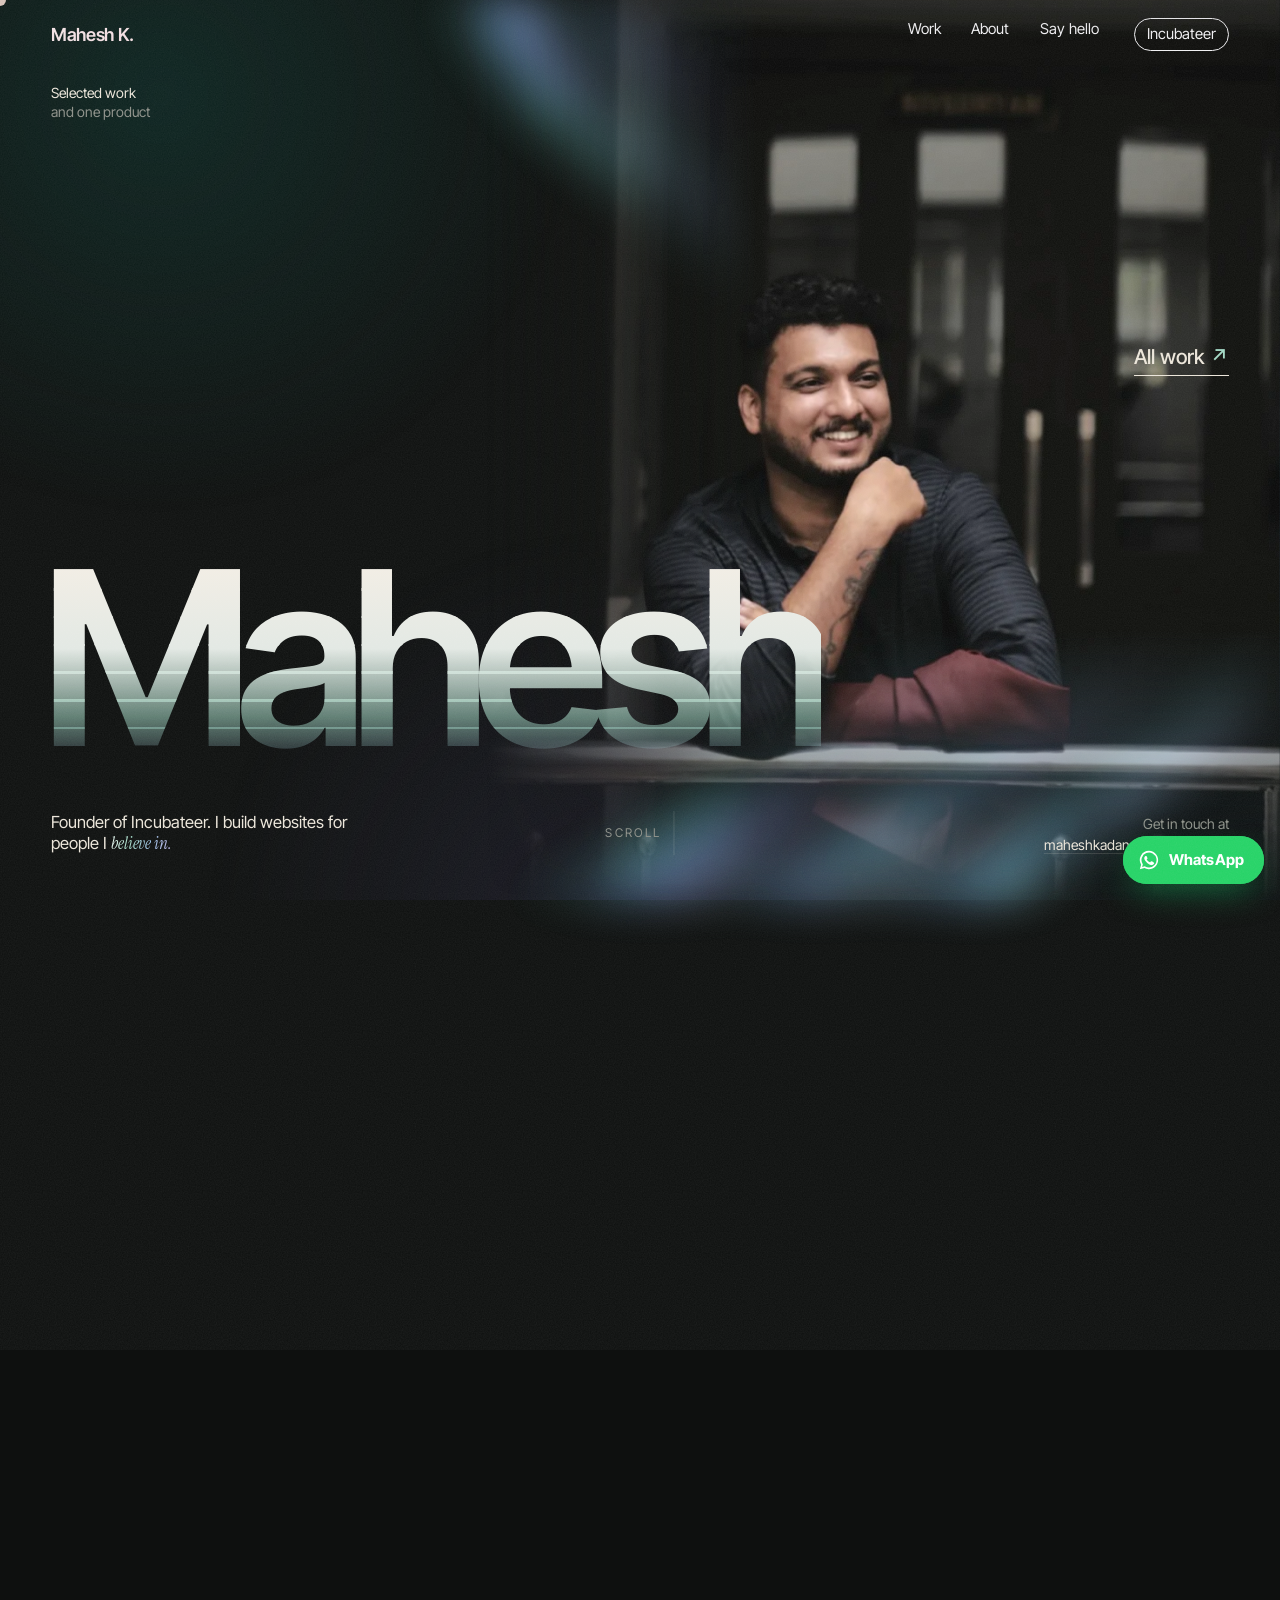
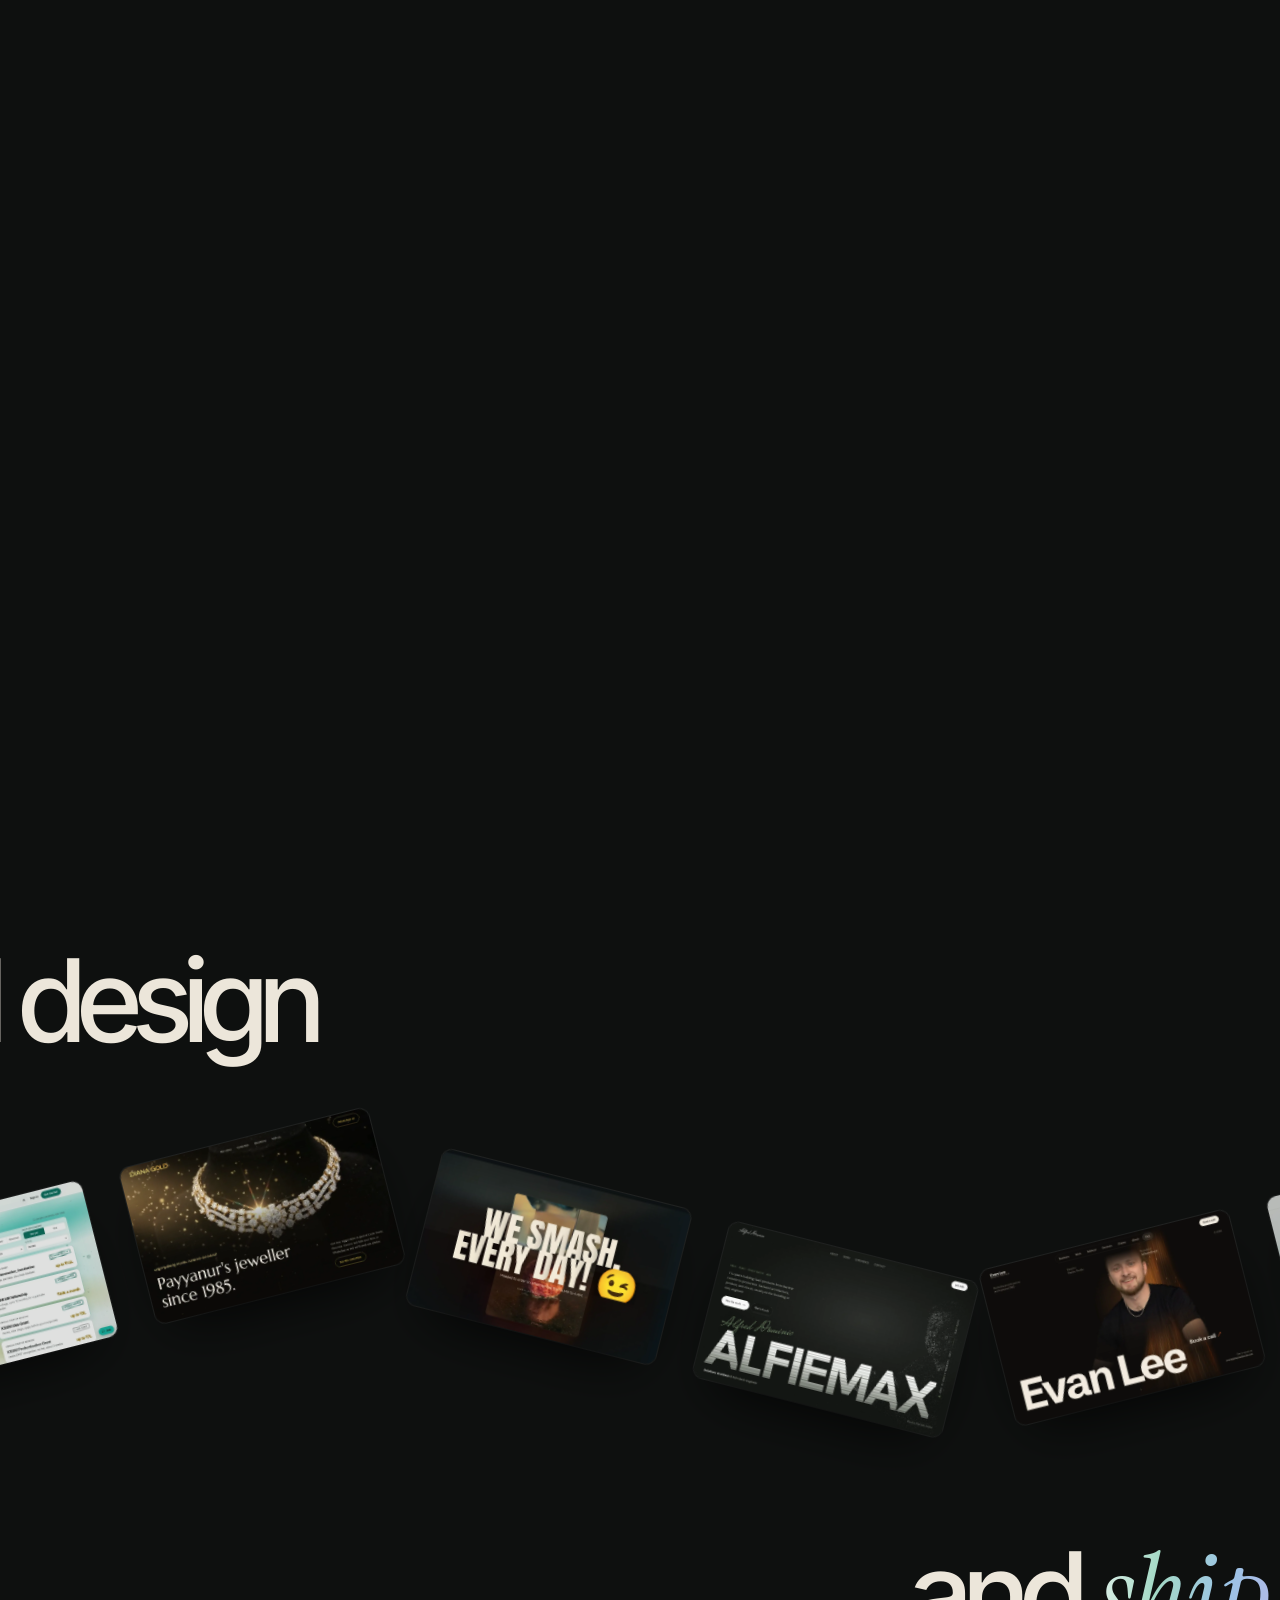
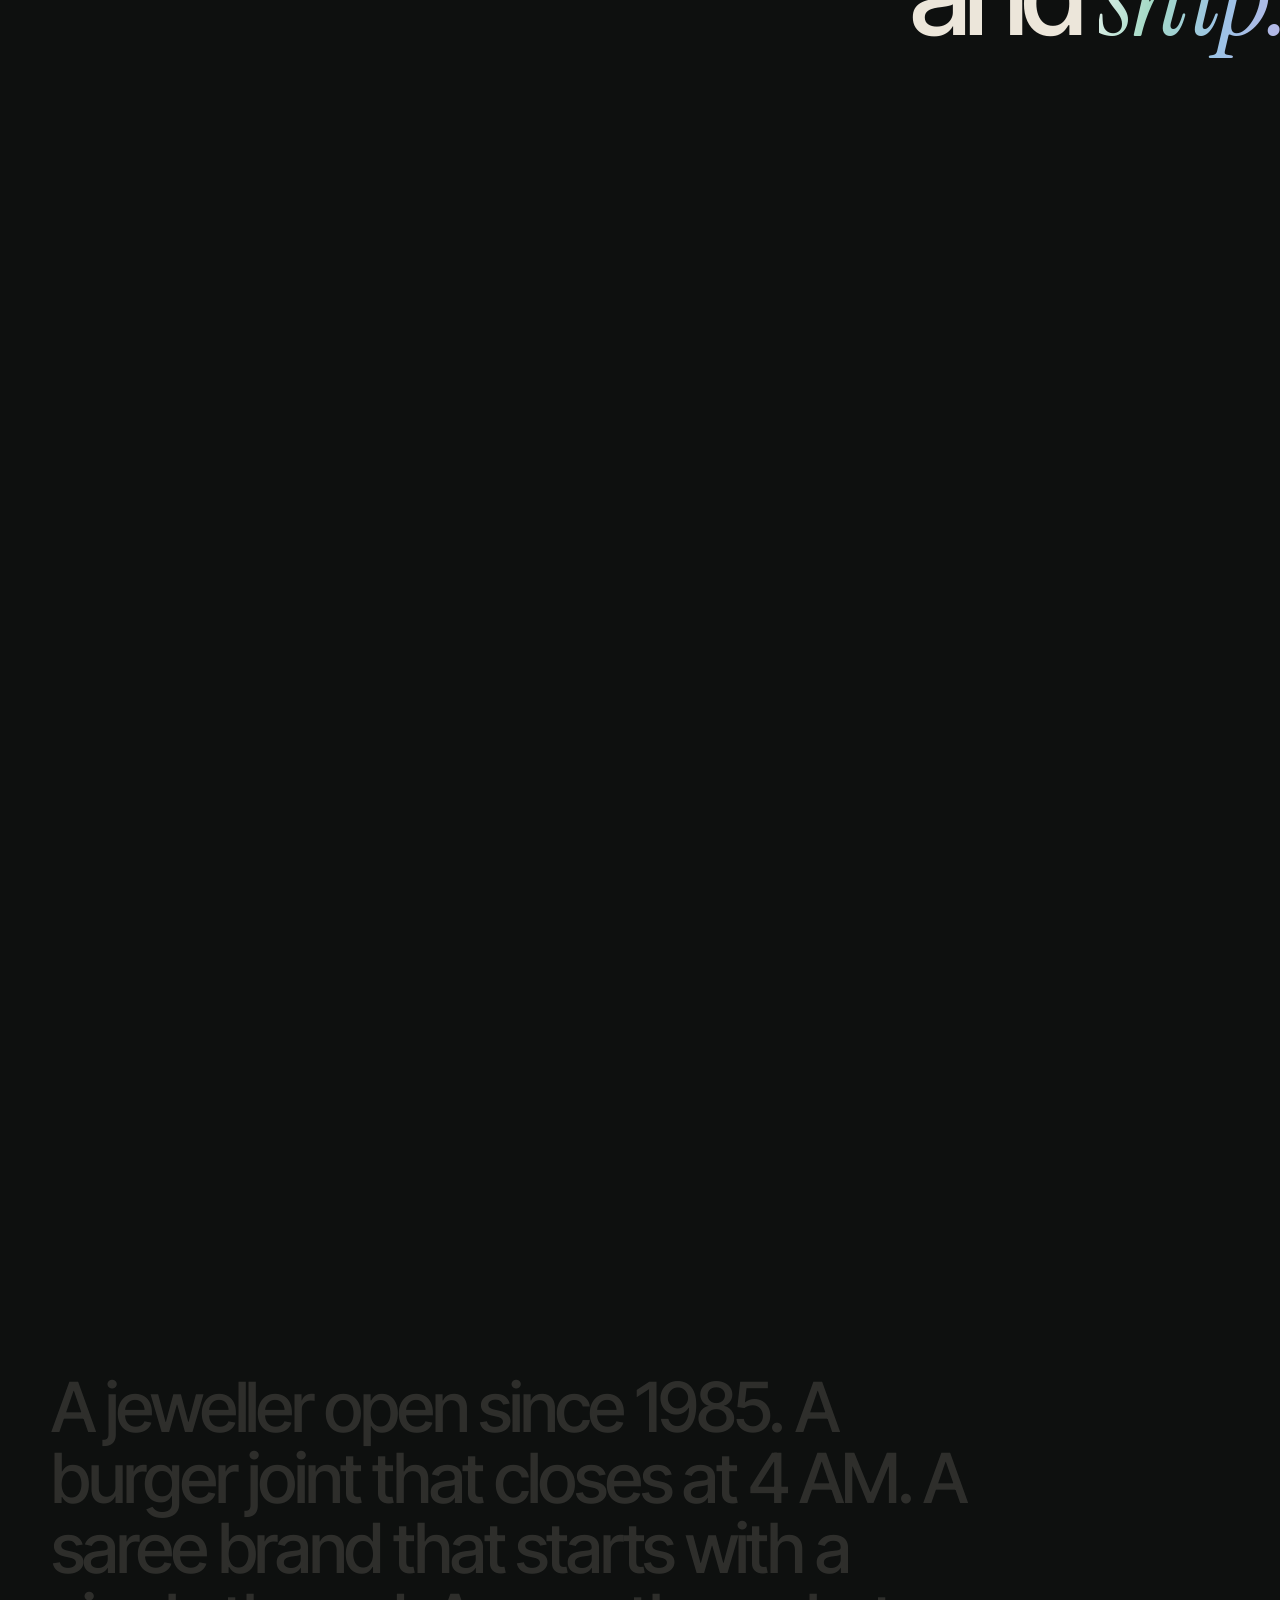
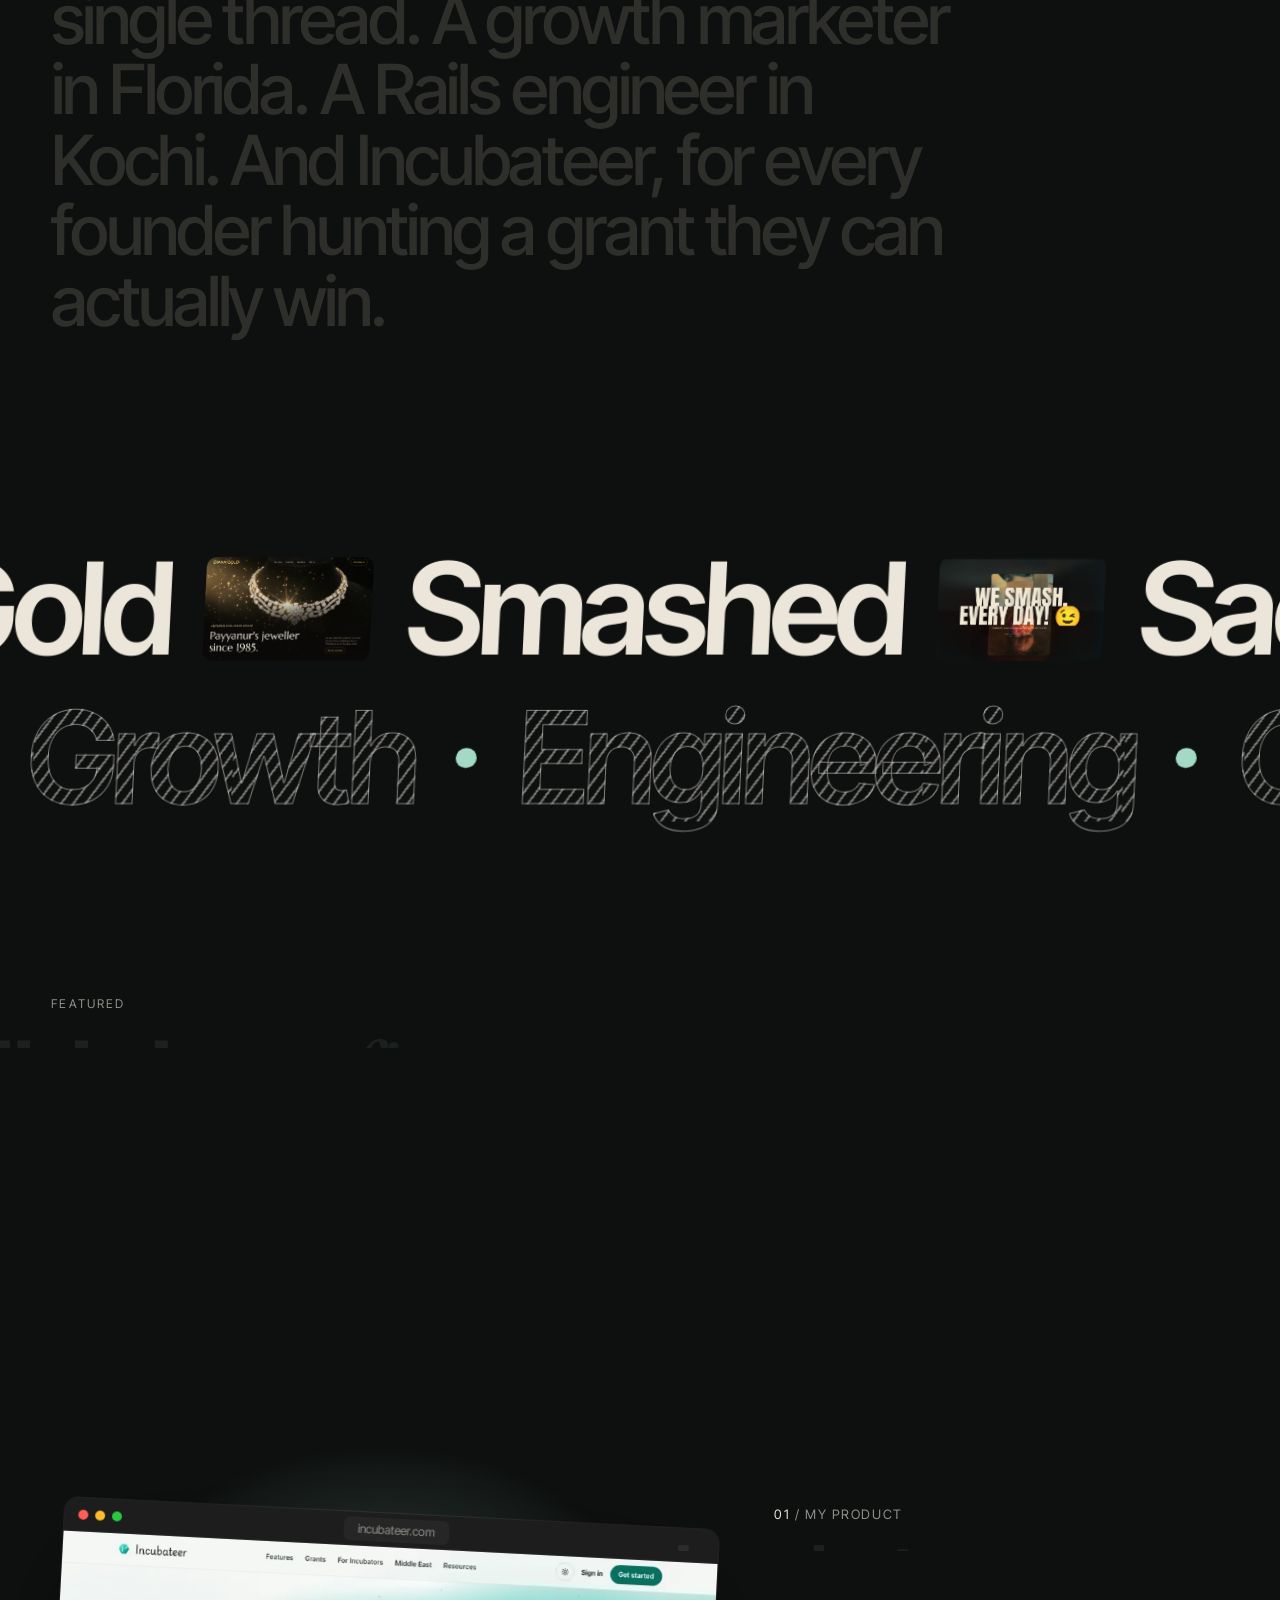
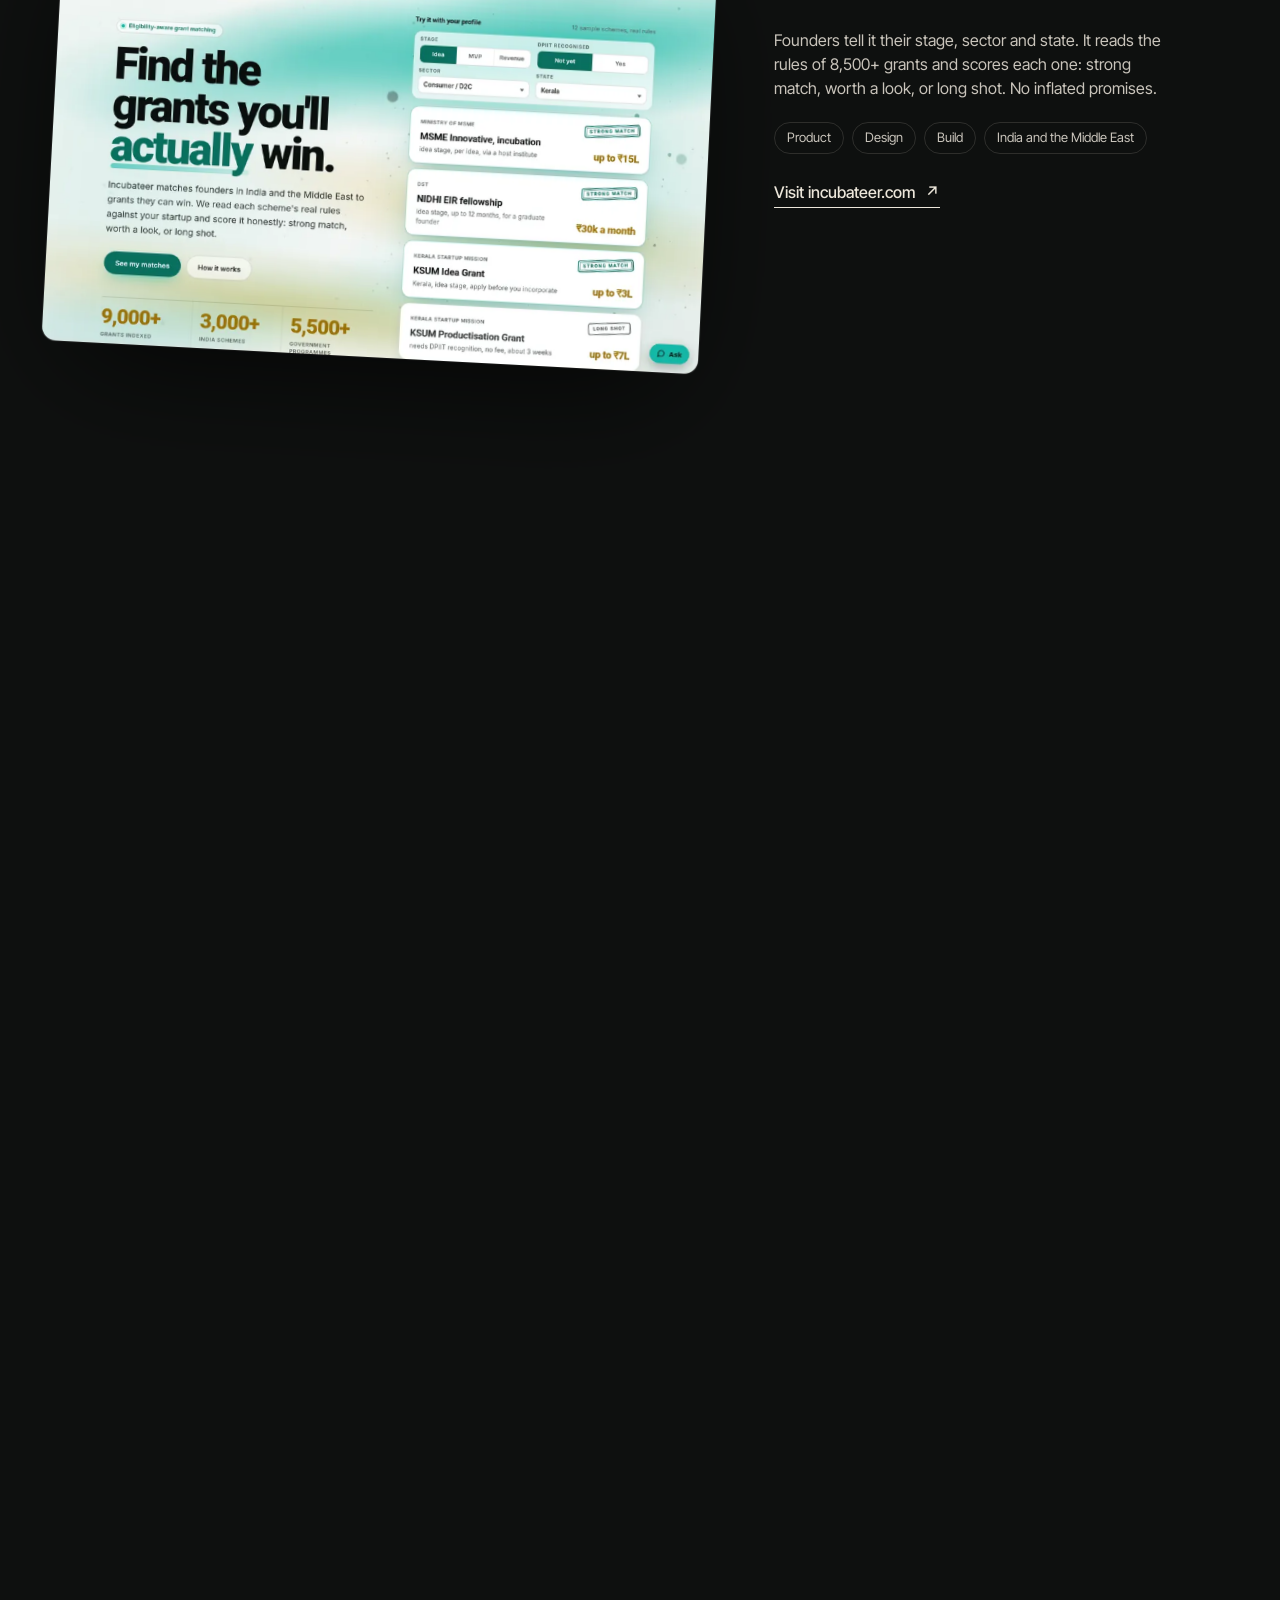
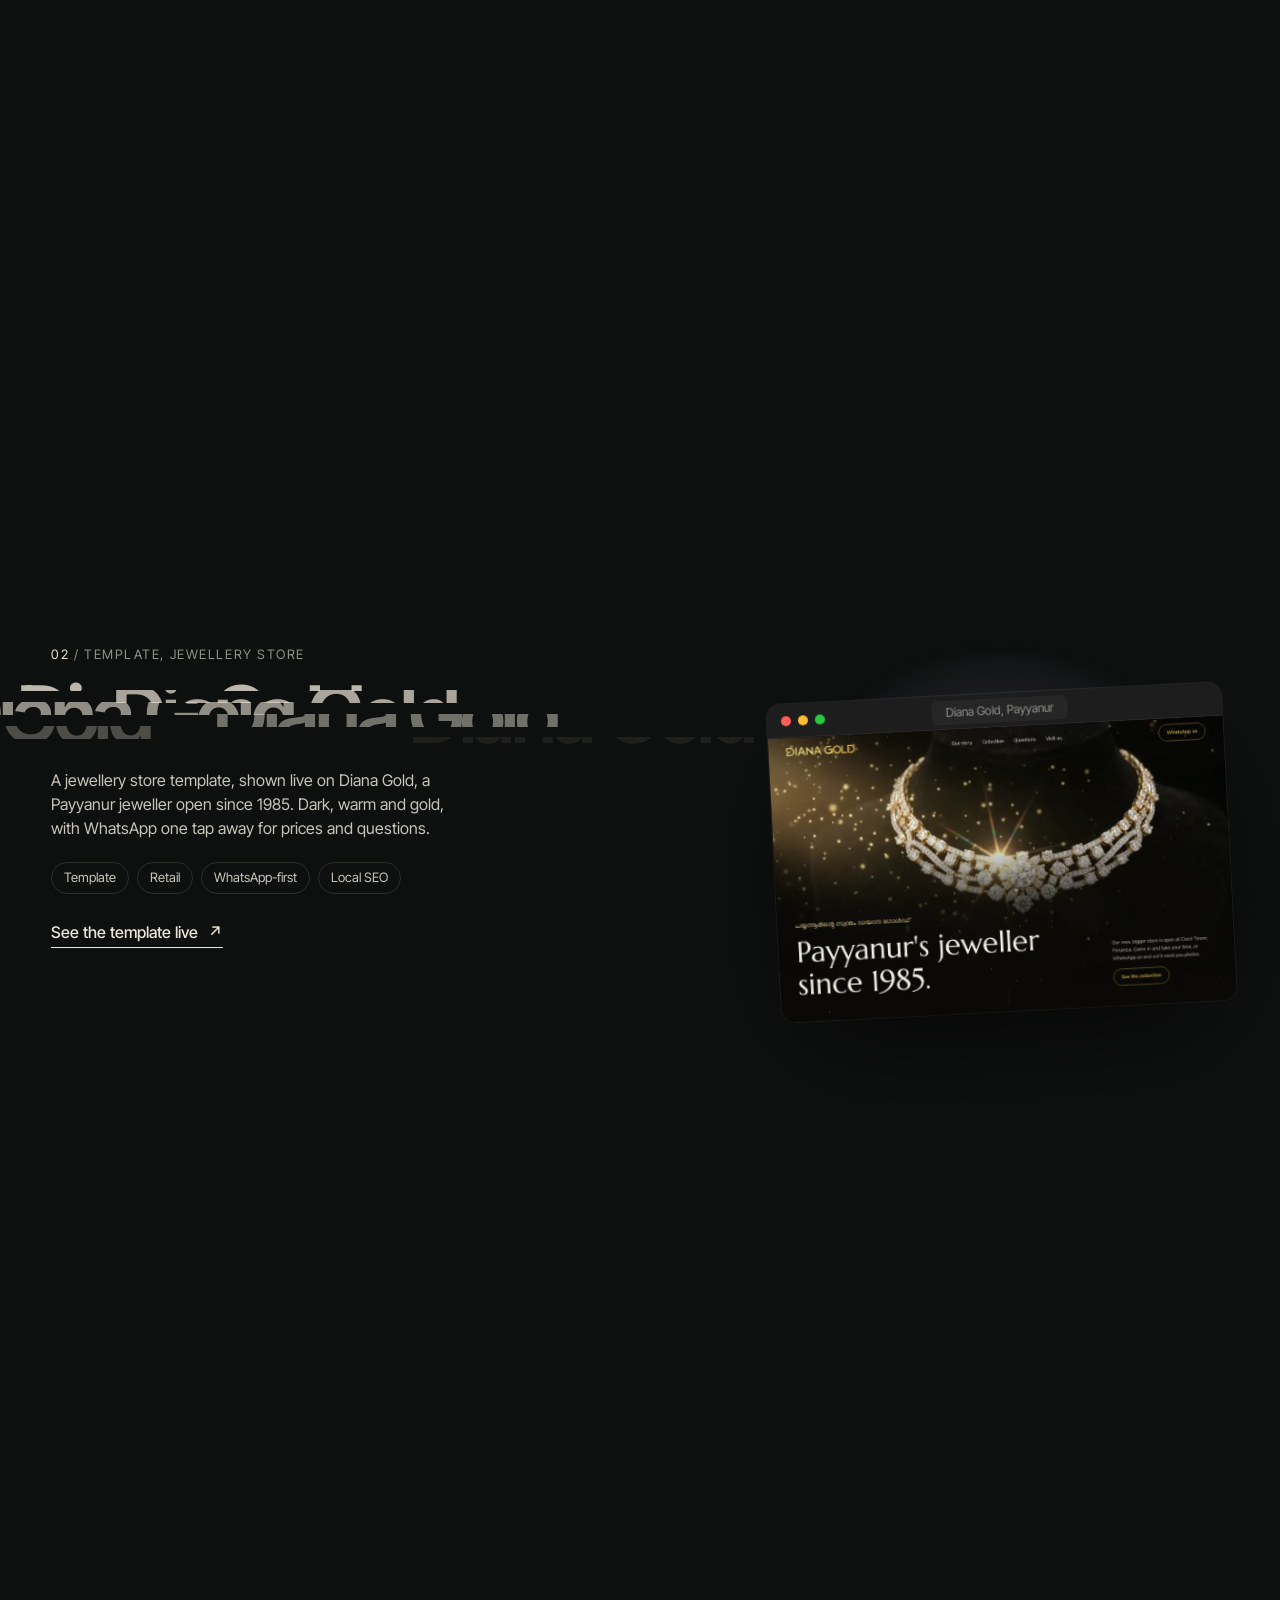
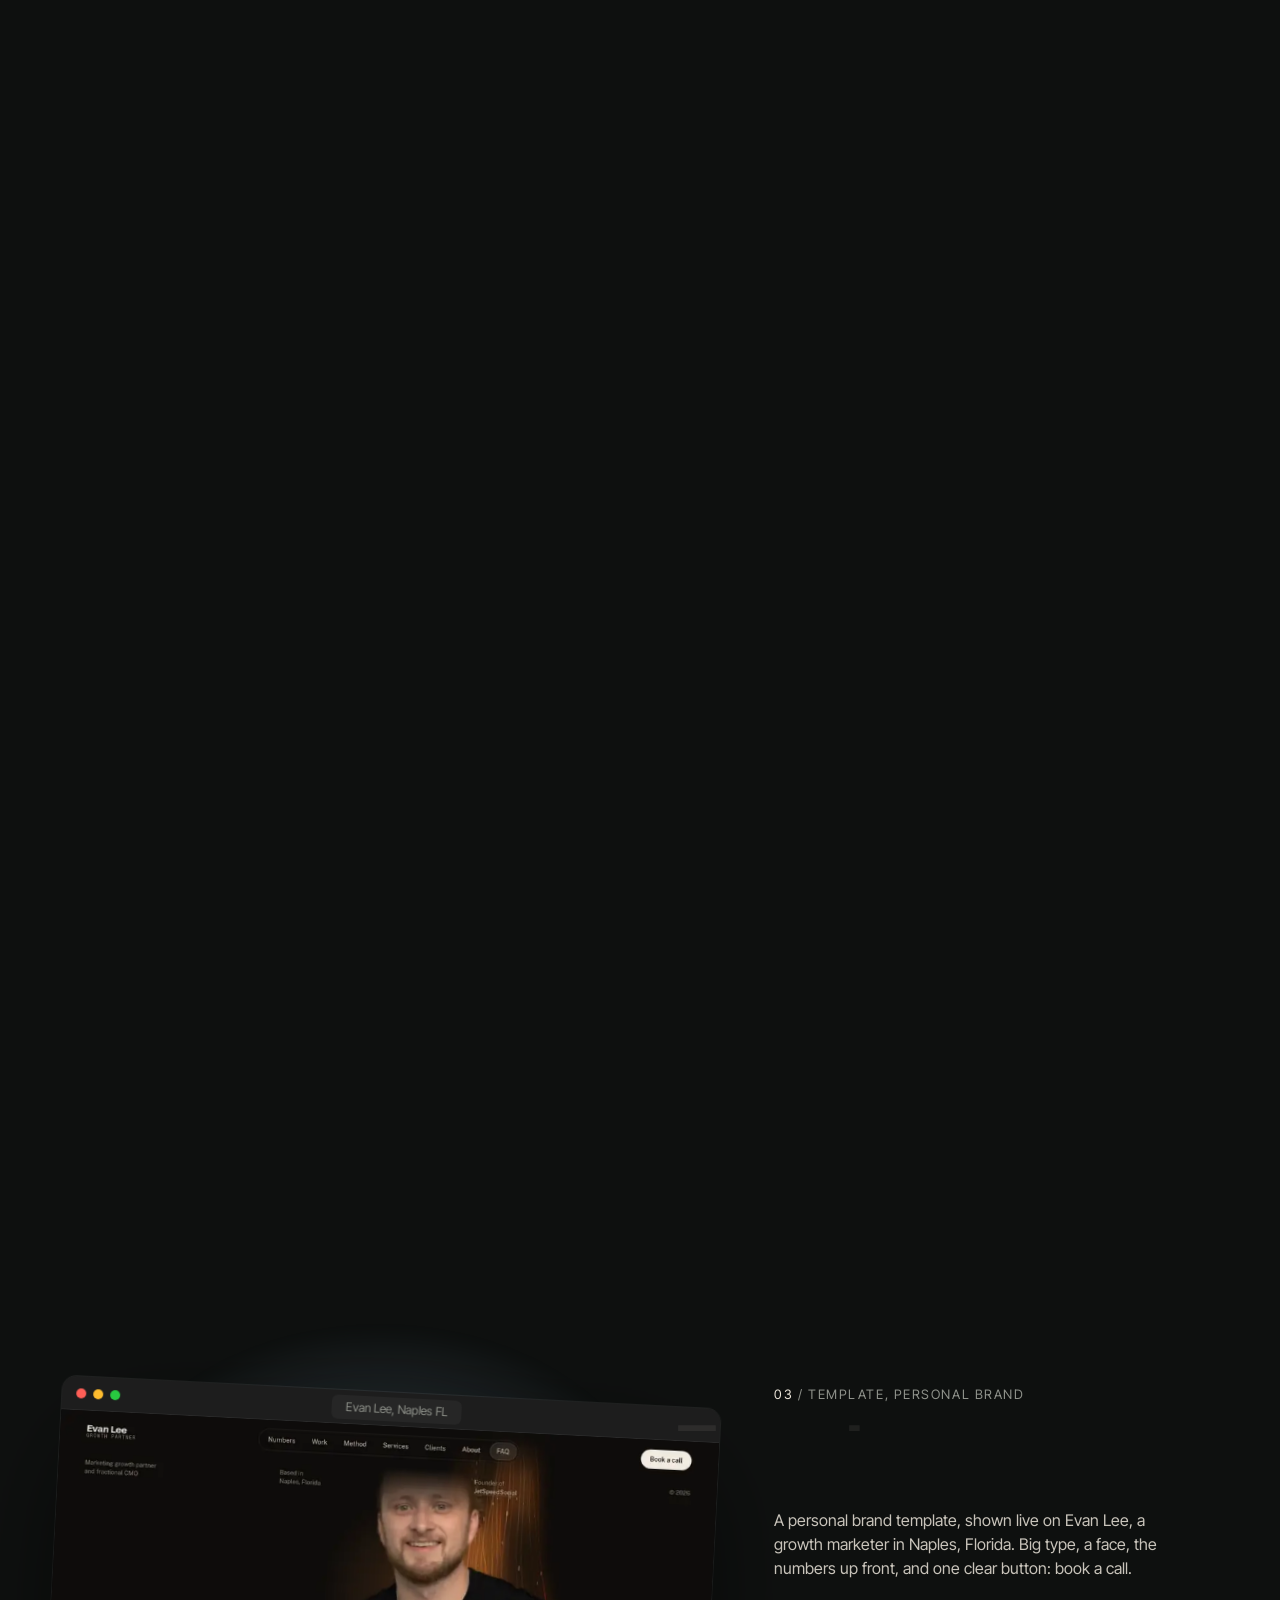
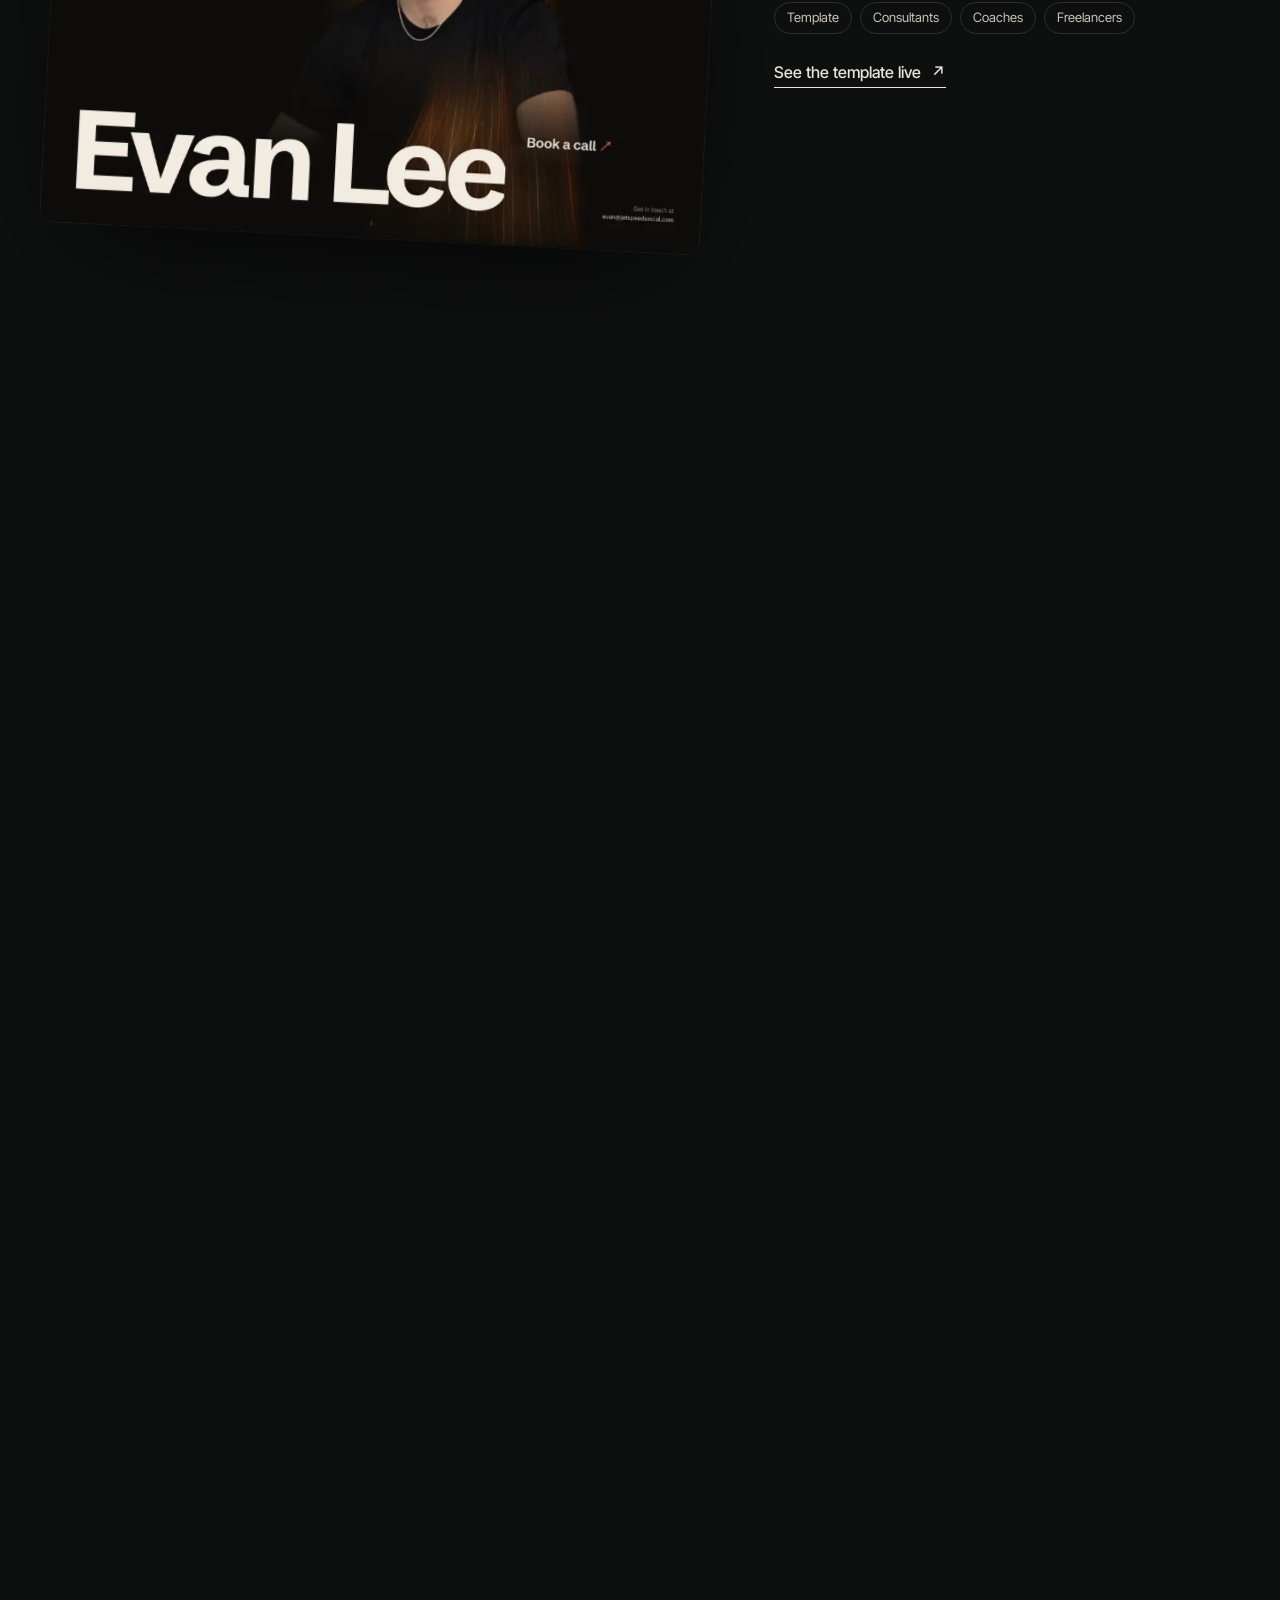
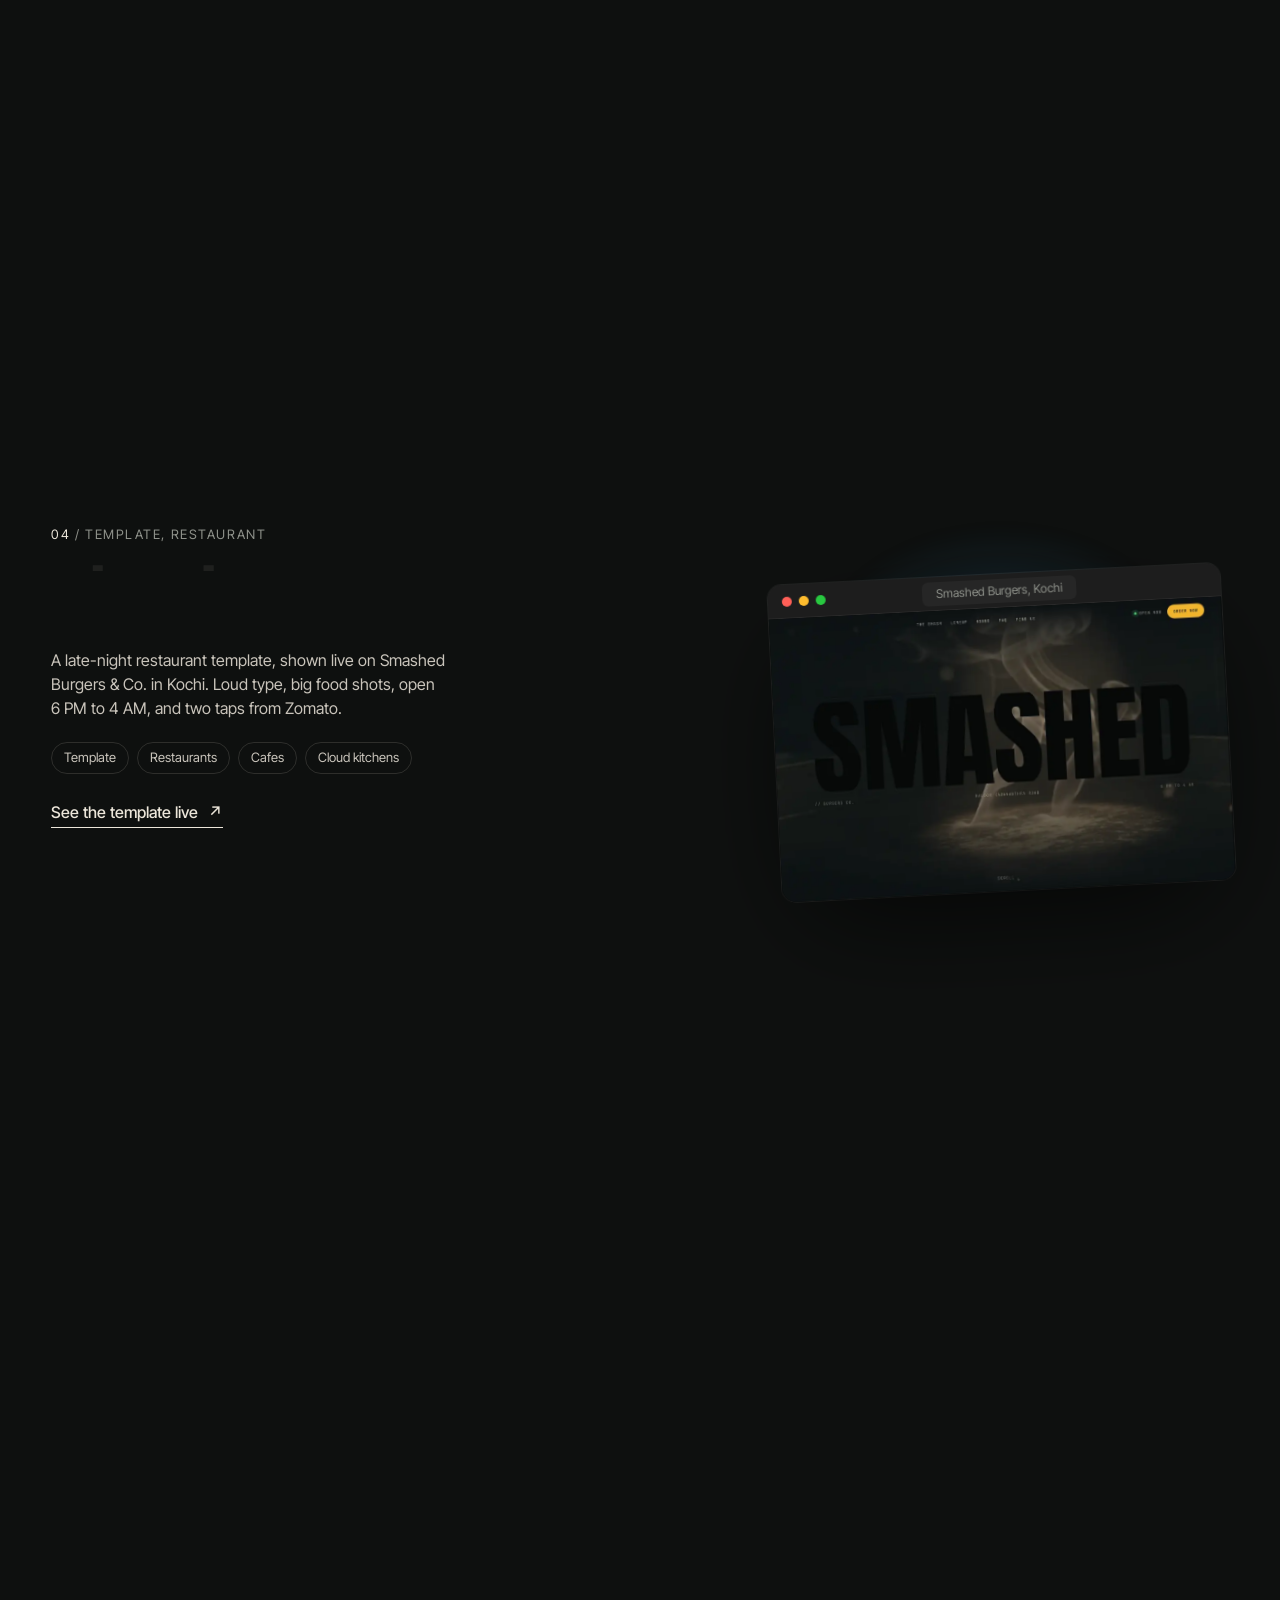
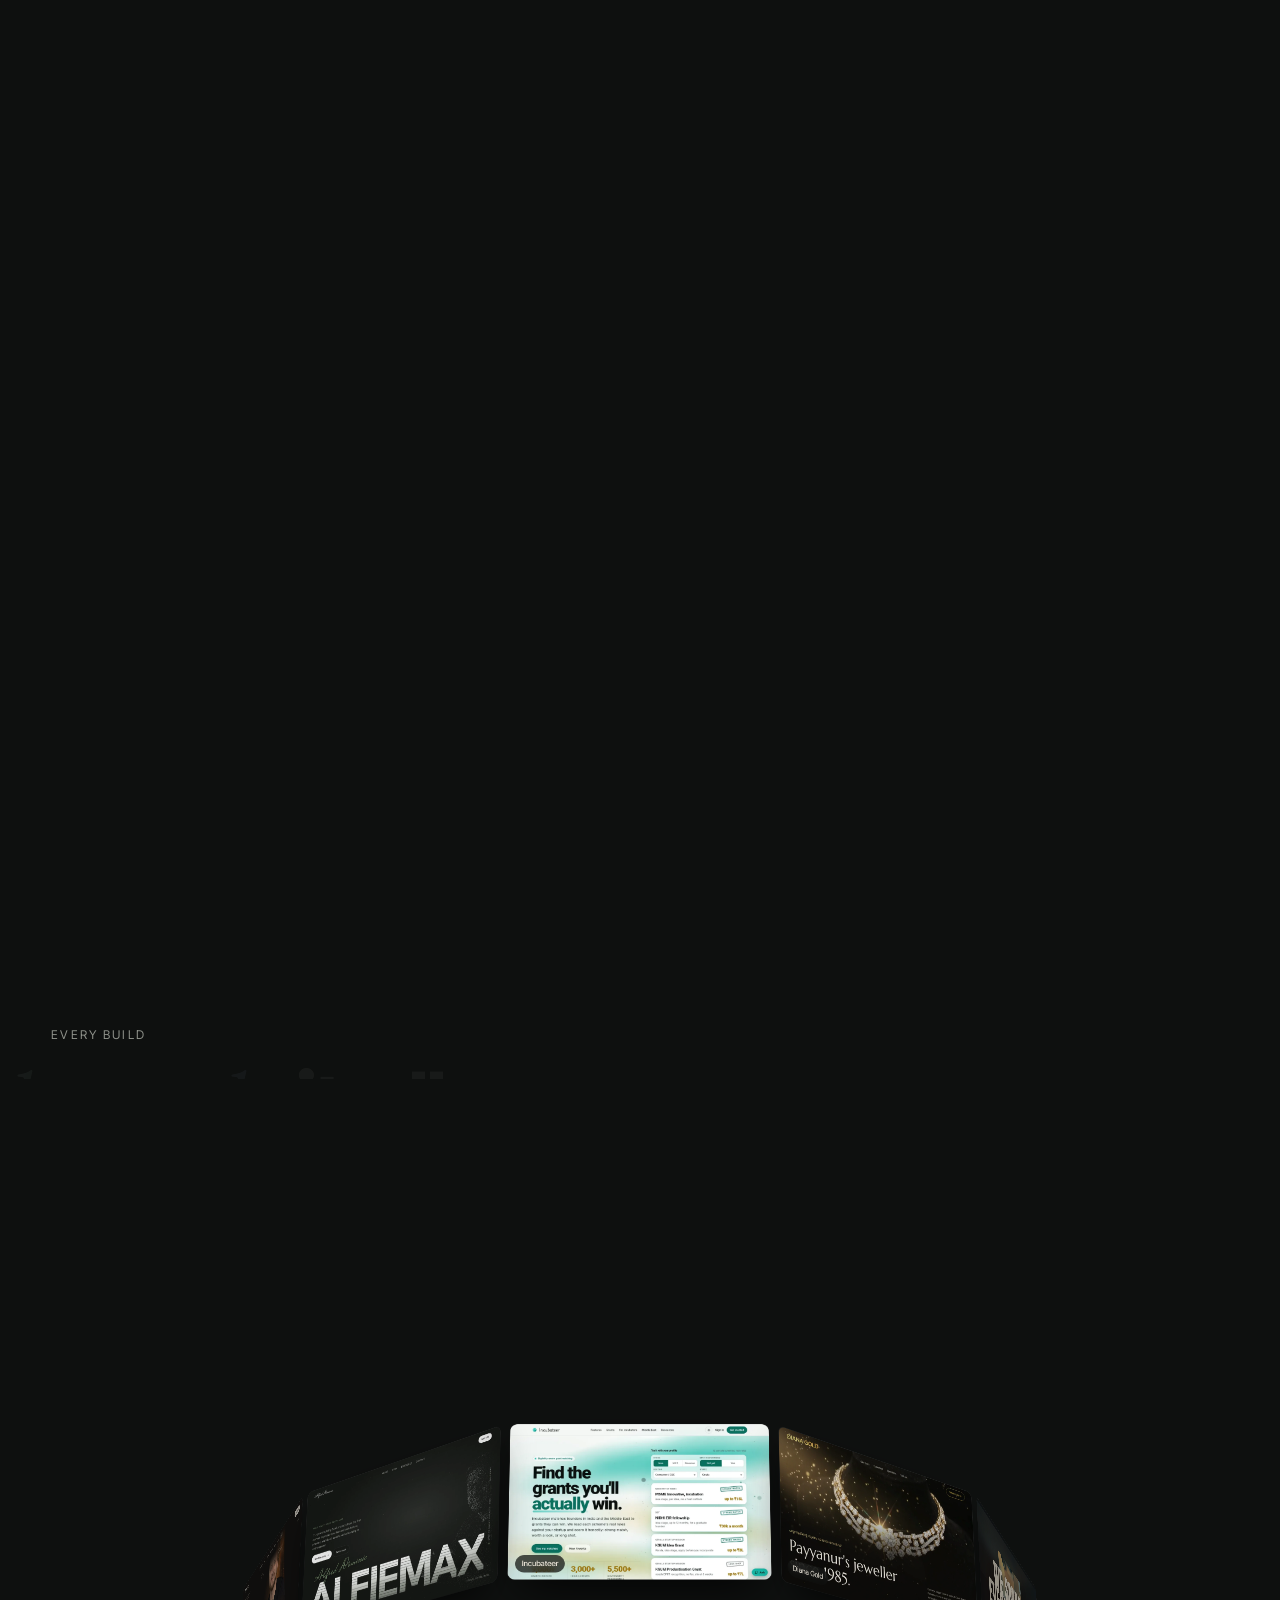
<file: index.html>
<!doctype html>
<html lang="en">
<head>
  <meta charset="utf-8">
  <meta name="viewport" content="width=device-width, initial-scale=1, viewport-fit=cover">
  <title>Mahesh Kadamkode | Founder of Incubateer</title>
  <meta name="description" content="Mahesh Kadamkode, solo founder of Incubateer from Kerala, India. Websites for people I believe in, and a grant platform that tells founders which grants they can actually win.">
  <meta name="theme-color" content="#0e100f">
  <meta property="og:type" content="website">
  <meta property="og:title" content="Mahesh Kadamkode">
  <meta property="og:description" content="Founder of Incubateer. Websites for people I believe in.">
  <meta property="og:image" content="https://mahesh-portfolio-mocha-omega.vercel.app/assets/img/share-balcony.jpg">
  <meta name="twitter:card" content="summary_large_image">
  <meta name="twitter:creator" content="@MahesK9">
  <link rel="canonical" href="https://mahesh-portfolio-mocha-omega.vercel.app/">
  <meta name="robots" content="index, follow, max-image-preview:large, max-snippet:-1">
  <meta name="author" content="Mahesh Kadamkode">
  <meta name="geo.region" content="IN-KL">
  <meta name="geo.placename" content="Kerala, India">
  <meta property="og:url" content="https://mahesh-portfolio-mocha-omega.vercel.app/">
  <meta property="og:site_name" content="Mahesh Kadamkode">
  <meta property="og:locale" content="en_IN">
  <meta property="og:image:alt" content="Mahesh Kadamkode smiling on a balcony">
  <meta name="twitter:title" content="Mahesh Kadamkode, founder of Incubateer">
  <meta name="twitter:description" content="Founder of Incubateer. Websites for people I believe in.">
  <meta name="twitter:image" content="https://mahesh-portfolio-mocha-omega.vercel.app/assets/img/share-balcony.jpg">
  <script type="application/ld+json">
{
 "@context": "https://schema.org",
 "@graph": [
  {
   "@type": "WebSite",
   "@id": "https://mahesh-portfolio-mocha-omega.vercel.app/#website",
   "url": "https://mahesh-portfolio-mocha-omega.vercel.app/",
   "name": "Mahesh Kadamkode",
   "inLanguage": "en",
   "publisher": {
    "@id": "https://mahesh-portfolio-mocha-omega.vercel.app/#person"
   }
  },
  {
   "@type": "ProfilePage",
   "@id": "https://mahesh-portfolio-mocha-omega.vercel.app/#webpage",
   "url": "https://mahesh-portfolio-mocha-omega.vercel.app/",
   "name": "Mahesh Kadamkode | Founder of Incubateer",
   "isPartOf": {
    "@id": "https://mahesh-portfolio-mocha-omega.vercel.app/#website"
   },
   "mainEntity": {
    "@id": "https://mahesh-portfolio-mocha-omega.vercel.app/#person"
   },
   "about": {
    "@id": "https://mahesh-portfolio-mocha-omega.vercel.app/#person"
   },
   "breadcrumb": {
    "@id": "https://mahesh-portfolio-mocha-omega.vercel.app/#breadcrumb"
   },
   "inLanguage": "en",
   "dateModified": "2026-11-04"
  },
  {
   "@type": "Person",
   "@id": "https://mahesh-portfolio-mocha-omega.vercel.app/#person",
   "name": "Mahesh Kadamkode",
   "alternateName": [
    "Mahesh K",
    "Mahesh K."
   ],
   "jobTitle": "Founder",
   "description": "Solo, bootstrapped founder of Incubateer, a grant and funding discovery platform for startup founders.",
   "url": "https://mahesh-portfolio-mocha-omega.vercel.app/",
   "image": "https://mahesh-portfolio-mocha-omega.vercel.app/assets/img/share-balcony.jpg",
   "email": "mailto:maheshkadangod@gmail.com",
   "telephone": "+919061463367",
   "address": {
    "@type": "PostalAddress",
    "addressRegion": "Kerala",
    "addressCountry": "IN"
   },
   "worksFor": {
    "@id": "https://incubateer.com/#organization"
   },
   "founder": {
    "@id": "https://incubateer.com/#organization"
   },
   "knowsAbout": [
    "Startup grants",
    "Grant eligibility",
    "Startup funding in India",
    "Government startup schemes",
    "Web design"
   ],
   "sameAs": [
    "https://www.linkedin.com/in/maheshkadamkode/",
    "https://x.com/MahesK9",
    "https://www.instagram.com/maheshabhiz/",
    "https://www.facebook.com/maheshabhiz"
   ]
  },
  {
   "@type": "Organization",
   "@id": "https://incubateer.com/#organization",
   "name": "Incubateer",
   "url": "https://incubateer.com/",
   "slogan": "Find the grants you'll actually win.",
   "description": "A grant and funding discovery platform that scores every grant honestly against your startup: strong match, worth a look or long shot.",
   "founder": {
    "@id": "https://mahesh-portfolio-mocha-omega.vercel.app/#person"
   },
   "areaServed": [
    "India",
    "Middle East",
    "Worldwide"
   ],
   "sameAs": [
    "https://app.incubateer.com/"
   ]
  },
  {
   "@type": "ItemList",
   "@id": "https://mahesh-portfolio-mocha-omega.vercel.app/#work",
   "name": "Product and templates by Mahesh Kadamkode",
   "itemListElement": [
    {
     "@type": "ListItem",
     "position": 1,
     "item": {
      "@type": "CreativeWork",
      "name": "Incubateer",
      "url": "https://incubateer.com/",
      "description": "Grant and funding discovery platform",
      "creator": {
       "@id": "https://mahesh-portfolio-mocha-omega.vercel.app/#person"
      }
     }
    },
    {
     "@type": "ListItem",
     "position": 2,
     "item": {
      "@type": "CreativeWork",
      "name": "Diana Gold",
      "url": "https://dazzling-starburst-4495fc.netlify.app/",
      "description": "Jewellery website template",
      "creator": {
       "@id": "https://mahesh-portfolio-mocha-omega.vercel.app/#person"
      }
     }
    },
    {
     "@type": "ListItem",
     "position": 3,
     "item": {
      "@type": "CreativeWork",
      "name": "Smashed Burgers & Co.",
      "url": "https://smashed-zeta.vercel.app/",
      "description": "Restaurant website template",
      "creator": {
       "@id": "https://mahesh-portfolio-mocha-omega.vercel.app/#person"
      }
     }
    },
    {
     "@type": "ListItem",
     "position": 4,
     "item": {
      "@type": "CreativeWork",
      "name": "Saeli Stories",
      "url": "https://saeli-stories.netlify.app/",
      "description": "Fashion website template",
      "creator": {
       "@id": "https://mahesh-portfolio-mocha-omega.vercel.app/#person"
      }
     }
    },
    {
     "@type": "ListItem",
     "position": 5,
     "item": {
      "@type": "CreativeWork",
      "name": "Evan Lee",
      "url": "https://evan-henna.vercel.app/",
      "description": "Personal brand website template",
      "creator": {
       "@id": "https://mahesh-portfolio-mocha-omega.vercel.app/#person"
      }
     }
    },
    {
     "@type": "ListItem",
     "position": 6,
     "item": {
      "@type": "CreativeWork",
      "name": "Alfred Dominic",
      "url": "https://alfred-one-taupe.vercel.app/",
      "description": "Developer portfolio website template",
      "creator": {
       "@id": "https://mahesh-portfolio-mocha-omega.vercel.app/#person"
      }
     }
    }
   ]
  },
  {
   "@type": "BreadcrumbList",
   "@id": "https://mahesh-portfolio-mocha-omega.vercel.app/#breadcrumb",
   "itemListElement": [
    {
     "@type": "ListItem",
     "position": 1,
     "name": "Home",
     "item": "https://mahesh-portfolio-mocha-omega.vercel.app/"
    }
   ]
  },
  {
   "@type": "FAQPage",
   "@id": "https://mahesh-portfolio-mocha-omega.vercel.app/#faq",
   "mainEntity": [
    {
     "@type": "Question",
     "name": "Who is Mahesh Kadamkode?",
     "acceptedAnswer": {
      "@type": "Answer",
      "text": "I'm Mahesh Kadamkode, a solo, bootstrapped founder from Kerala, India. I build Incubateer, a grant and funding discovery platform for startup founders, and I make websites for people I believe in."
     }
    },
    {
     "@type": "Question",
     "name": "What is Incubateer?",
     "acceptedAnswer": {
      "@type": "Answer",
      "text": "Incubateer is a grant and funding discovery platform. It indexes 8,500+ grants and programmes, reads each one's eligibility rules and scores them against your startup as a strong match, worth a look or a long shot. The promise is in the tagline: find the grants you'll actually win."
     }
    },
    {
     "@type": "Question",
     "name": "What does honest eligibility mean?",
     "acceptedAnswer": {
      "@type": "Answer",
      "text": "It means a founder hears the odds before spending the time. A long shot gets called a long shot. If a hard rule rules you out, Incubateer says so up front, not three weeks into an application."
     }
    },
    {
     "@type": "Question",
     "name": "Are the websites on this page client work?",
     "acceptedAnswer": {
      "@type": "Answer",
      "text": "They're templates. Each one started as a site for a friend: a jeweller, a burger place, a saree brand, a marketer and an engineer. All of them are live, so you can click through before you ask for one shaped for your business."
     }
    },
    {
     "@type": "Question",
     "name": "Can you build a website for my business?",
     "acceptedAnswer": {
      "@type": "Answer",
      "text": "Yes. Pick the template closest to what you need, then message me on WhatsApp, call +91 90614 63367 or email maheshkadangod@gmail.com. Tell me what the business does and who it's for."
     }
    },
    {
     "@type": "Question",
     "name": "Do you speak about startup funding?",
     "acceptedAnswer": {
      "@type": "Answer",
      "text": "Yes. I talk about grants, eligibility and why most founders apply for the wrong ones. Write to me with the event, the audience and the date."
     }
    },
    {
     "@type": "Question",
     "name": "Where are you based?",
     "acceptedAnswer": {
      "@type": "Answer",
      "text": "Kerala, India. I work with founders in India, the Middle East and further away, mostly over WhatsApp and email."
     }
    }
   ]
  }
 ]
}
  </script>
  <link rel="icon" href="favicon.svg" type="image/svg+xml">
  <link rel="preconnect" href="https://fonts.googleapis.com">
  <link rel="preconnect" href="https://fonts.gstatic.com" crossorigin>
  <link href="https://fonts.googleapis.com/css2?family=Inter+Tight:wght@400;500;600;700&family=Instrument+Serif:ital@0;1&display=swap" rel="stylesheet">
  <link rel="preload" as="image" href="assets/img/hero-balcony.webp">
  <link rel="stylesheet" href="styles.css">
</head>
<body>

  <!-- Loader -->
  <div class="loader" id="loader" aria-hidden="true">
    <div class="loader__name">Mahesh Kadamkode</div>
    <div class="loader__count"><span id="loader-num">0</span></div>
    <div class="loader__bar"><span id="loader-bar"></span></div>
  </div>

  <!-- Cursor (desktop only) -->
  <div class="aurora" aria-hidden="true"><i></i><i></i><i></i><i></i></div>
  <div class="cursor" aria-hidden="true"><span class="cursor__label"></span></div>

  <header class="nav">
    <a href="#top" class="nav__logo">Mahesh K.</a>
    <nav class="nav__links" aria-label="Main">
      <a href="#work">Work</a>
      <a href="#about">About</a>
      <a href="#contact" class="nav__cta">Say hello</a>
      <a href="incubateer.html" class="nav__inc">Incubateer</a>
    </nav>
  </header>

  <main id="top">

    <!-- HERO: Rosa-style name with a blended portrait that moves on scroll -->
    <section class="hero" id="hero" aria-label="Intro">
      <div class="hero__photo"><img src="assets/img/hero-balcony.webp" alt="Mahesh Kadamkode smiling, leaning on a balcony rail" width="877" height="1040"></div>

      <div class="hero__intro">
        <p class="hero__kicker">Selected work<br><span class="dim">and one product</span></p>
        <a class="hero__all" href="#work" data-cursor="View">All work <span aria-hidden="true">↗</span></a>
        <h1 class="hero__name">Mahesh<span class="sr-only"> Kadamkode, founder of Incubateer</span></h1>
        <p class="hero__lede">Founder of Incubateer. I build websites for people I <em>believe in.</em></p>
        <p class="hero__contact"><span class="dim">Get in touch at</span><br><a href="mailto:maheshkadangod@gmail.com">maheshkadangod@gmail.com</a></p>
        <div class="hero__scroll"><span>Scroll</span><i></i></div>
      </div>

      <div class="hero__end">
        <p class="eyebrow">Kadamkode, Kerala</p>
        <p class="hero__end-title">Let me show you<br>what I've <em class="stripe-text">built.</em></p>
      </div>
    </section>

    <!-- RIBBON: headline with the work weaving through it -->
    <section class="ribbon" aria-label="What I do">
      <div class="ribbon__cards" aria-hidden="true">
        <div class="rcard"><img src="assets/work/incubateer-cover.webp" alt=""></div>
        <div class="rcard"><img src="assets/work/diana-cover.webp" alt=""></div>
        <div class="rcard"><img src="assets/work/smashed-cover.webp" alt=""></div>
        <div class="rcard"><img src="assets/work/saeli-cover.webp" alt=""></div>
        <div class="rcard"><img src="assets/work/evan-cover.webp" alt=""></div>
        <div class="rcard"><img src="assets/work/incubateer-cover.webp" alt=""></div>
        <div class="rcard"><img src="assets/work/diana-cover.webp" alt=""></div>
        <div class="rcard"><img src="assets/work/smashed-cover.webp" alt=""></div>
        <div class="rcard"><img src="assets/work/alfred-cover.webp" alt=""></div>
        <div class="rcard"><img src="assets/work/evan-cover.webp" alt=""></div>
      </div>
      <h2 class="ribbon__text">
        <span class="ribbon__line">I design</span>
        <span class="ribbon__line ribbon__line--2">and <em>ship.</em></span>
      </h2>
    </section>

    <!-- STATEMENT -->
    <section class="statement" aria-label="About the work">
      <p class="statement__text" data-words>
        A jeweller open since 1985. A burger joint that closes at 4 AM. A saree brand that starts with a single thread. A growth marketer in Florida. A Rails engineer in Kochi. And Incubateer, for every founder hunting a grant they can actually win.
      </p>
    </section>

    <!-- MARQUEE -->
    <section class="marquee" aria-label="Projects">
      <div class="marquee__row" data-dir="-1">
        <div class="marquee__track">
          <span class="mq">Incubateer</span><img class="mq-img" src="assets/work/incubateer-cover.webp" alt="" loading="lazy">
          <span class="mq">Diana Gold</span><img class="mq-img" src="assets/work/diana-cover.webp" alt="" loading="lazy">
          <span class="mq">Smashed</span><img class="mq-img" src="assets/work/smashed-cover.webp" alt="" loading="lazy">
          <span class="mq">Saeli</span><img class="mq-img" src="assets/work/saeli-cover.webp" alt="" loading="lazy">
          <span class="mq">Evan Lee</span><img class="mq-img" src="assets/work/evan-cover.webp" alt="" loading="lazy">
          <span class="mq">Alfred</span><img class="mq-img" src="assets/work/alfred-cover.webp" alt="" loading="lazy">
        </div>
      </div>
      <div class="marquee__row marquee__row--outline" data-dir="1">
        <div class="marquee__track">
          <span class="mq">Grants</span><span class="mq-dot"></span>
          <span class="mq">Jewellery</span><span class="mq-dot"></span>
          <span class="mq">Burgers</span><span class="mq-dot"></span>
          <span class="mq">Handloom</span><span class="mq-dot"></span>
          <span class="mq">Growth</span><span class="mq-dot"></span>
          <span class="mq">Engineering</span><span class="mq-dot"></span>
        </div>
      </div>
    </section>

    <!-- FEATURED WORK -->
    <section class="work" id="work" aria-label="Featured work">
      <header class="section-head">
        <p class="eyebrow">Featured</p>
        <h2 class="section-title">Four I'd show <em>first.</em></h2>
      </header>

      <article class="case" data-case style="--glow:rgba(163,217,197,.38)">
        <div class="case__inner">
          <div class="case__device">
            <div class="browser">
              <div class="browser__bar"><i></i><i></i><i></i><span>incubateer.com</span></div>
              <div class="browser__screen"><img src="assets/work/incubateer-long.webp" alt="Incubateer homepage scrolling" width="1000" height="4444"></div>
            </div>
          </div>
          <div class="case__info">
            <p class="case__num">01 <span>/ My product</span></p>
            <h3 class="case__title">Incubateer</h3>
            <p class="case__desc">Founders tell it their stage, sector and state. It reads the rules of 8,500+ grants and scores each one: strong match, worth a look, or long shot. No inflated promises.</p>
            <ul class="tags"><li>Product</li><li>Design</li><li>Build</li><li>India and the Middle East</li></ul>
            <a class="link-arrow" href="https://incubateer.com/" target="_blank" rel="noopener" data-cursor="Visit">Visit incubateer.com</a>
          </div>
        </div>
      </article>

      <article class="case case--flip" data-case style="--glow:rgba(191,178,230,.32)">
        <div class="case__inner">
          <div class="case__device">
            <div class="browser">
              <div class="browser__bar"><i></i><i></i><i></i><span>Diana Gold, Payyanur</span></div>
              <div class="browser__screen"><img src="assets/work/diana-long.webp" alt="Diana Gold website scrolling" width="1000" height="4444" loading="lazy"></div>
            </div>
          </div>
          <div class="case__info">
            <p class="case__num">02 <span>/ Template, jewellery store</span></p>
            <h3 class="case__title">Diana Gold</h3>
            <p class="case__desc">A jewellery store template, shown live on Diana Gold, a Payyanur jeweller open since 1985. Dark, warm and gold, with WhatsApp one tap away for prices and questions.</p>
            <ul class="tags"><li>Template</li><li>Retail</li><li>WhatsApp-first</li><li>Local SEO</li></ul>
            <a class="link-arrow" href="https://dazzling-starburst-4495fc.netlify.app/" target="_blank" rel="noopener" data-cursor="Visit">See the template live</a>
          </div>
        </div>
      </article>

      <article class="case" data-case style="--glow:rgba(156,195,230,.34)">
        <div class="case__inner">
          <div class="case__device">
            <div class="browser">
              <div class="browser__bar"><i></i><i></i><i></i><span>Evan Lee, Naples FL</span></div>
              <div class="browser__screen"><img src="assets/work/evan-long.webp" alt="Evan Lee website scrolling" width="1000" height="4444" loading="lazy"></div>
            </div>
          </div>
          <div class="case__info">
            <p class="case__num">03 <span>/ Template, personal brand</span></p>
            <h3 class="case__title">Evan Lee</h3>
            <p class="case__desc">A personal brand template, shown live on Evan Lee, a growth marketer in Naples, Florida. Big type, a face, the numbers up front, and one clear button: book a call.</p>
            <ul class="tags"><li>Template</li><li>Consultants</li><li>Coaches</li><li>Freelancers</li></ul>
            <a class="link-arrow" href="https://evan-henna.vercel.app/" target="_blank" rel="noopener" data-cursor="Visit">See the template live</a>
          </div>
        </div>
      </article>
      <article class="case case--flip" data-case style="--glow:rgba(46,110,150,.42)">
        <div class="case__inner">
          <div class="case__device">
            <div class="browser">
              <div class="browser__bar"><i></i><i></i><i></i><span>Smashed Burgers, Kochi</span></div>
              <div class="browser__screen"><img src="assets/work/smashed-long.webp" alt="Smashed Burgers and Co. website scrolling" width="1000" height="4444" loading="lazy"></div>
            </div>
          </div>
          <div class="case__info">
            <p class="case__num">04 <span>/ Template, restaurant</span></p>
            <h3 class="case__title">Smashed</h3>
            <p class="case__desc">A late-night restaurant template, shown live on Smashed Burgers &amp; Co. in Kochi. Loud type, big food shots, open 6 PM to 4 AM, and two taps from Zomato.</p>
            <ul class="tags"><li>Template</li><li>Restaurants</li><li>Cafes</li><li>Cloud kitchens</li></ul>
            <a class="link-arrow" href="https://smashed-zeta.vercel.app/" target="_blank" rel="noopener" data-cursor="Visit">See the template live</a>
          </div>
        </div>
      </article>
    </section>

    <!-- SPIN: every project on a rotating ring -->
    <section class="spin" id="spin" aria-label="All projects">
      <div class="spin__head">
        <p class="eyebrow">Every build</p>
        <h2 class="spin__title">Spin <em>through</em> it all</h2>
      </div>
      <div class="spin__stage">
        <div class="ring-wrap">
        <div class="ring">
          <a class="panel" href="https://incubateer.com/" target="_blank" rel="noopener" data-cursor="Visit"><img src="assets/work/incubateer-cover.webp" alt="Incubateer" loading="lazy"><span>Incubateer</span></a>
          <a class="panel" href="https://dazzling-starburst-4495fc.netlify.app/" target="_blank" rel="noopener" data-cursor="Visit"><img src="assets/work/diana-cover.webp" alt="Diana Gold" loading="lazy"><span>Diana Gold</span></a>
          <a class="panel" href="https://smashed-zeta.vercel.app/" target="_blank" rel="noopener" data-cursor="Visit"><img src="assets/work/smashed-cover.webp" alt="Smashed Burgers and Co." loading="lazy"><span>Smashed</span></a>
          <a class="panel" href="https://saeli-stories.netlify.app/" target="_blank" rel="noopener" data-cursor="Visit"><img src="assets/work/saeli-cover.webp" alt="Saeli Stories" loading="lazy"><span>Saeli Stories</span></a>
          <a class="panel" href="https://evan-henna.vercel.app/" target="_blank" rel="noopener" data-cursor="Visit"><img src="assets/work/evan-cover.webp" alt="Evan Lee" loading="lazy"><span>Evan Lee</span></a>
          <a class="panel" href="https://alfred-one-taupe.vercel.app/" target="_blank" rel="noopener" data-cursor="Visit"><img src="assets/work/alfred-cover.webp" alt="Alfred Dominic" loading="lazy"><span>Alfred Dominic</span></a>
          <a class="panel" href="https://incubateer.com/" target="_blank" rel="noopener" data-cursor="Visit" aria-hidden="true" tabindex="-1"><img src="assets/work/incubateer-cover.webp" alt="" loading="lazy"><span>Incubateer</span></a>
          <a class="panel" href="https://dazzling-starburst-4495fc.netlify.app/" target="_blank" rel="noopener" data-cursor="Visit" aria-hidden="true" tabindex="-1"><img src="assets/work/diana-cover.webp" alt="" loading="lazy"><span>Diana Gold</span></a>
          <a class="panel" href="https://smashed-zeta.vercel.app/" target="_blank" rel="noopener" data-cursor="Visit" aria-hidden="true" tabindex="-1"><img src="assets/work/smashed-cover.webp" alt="" loading="lazy"><span>Smashed</span></a>
          <a class="panel" href="https://saeli-stories.netlify.app/" target="_blank" rel="noopener" data-cursor="Visit" aria-hidden="true" tabindex="-1"><img src="assets/work/saeli-cover.webp" alt="" loading="lazy"><span>Saeli Stories</span></a>
          <a class="panel" href="https://evan-henna.vercel.app/" target="_blank" rel="noopener" data-cursor="Visit" aria-hidden="true" tabindex="-1"><img src="assets/work/evan-cover.webp" alt="" loading="lazy"><span>Evan Lee</span></a>
          <a class="panel" href="https://alfred-one-taupe.vercel.app/" target="_blank" rel="noopener" data-cursor="Visit" aria-hidden="true" tabindex="-1"><img src="assets/work/alfred-cover.webp" alt="" loading="lazy"><span>Alfred Dominic</span></a>
        </div>
        </div>
      </div>
    </section>

    <!-- INDEX LIST -->
    <section class="index" aria-label="Project list">
      <header class="section-head">
        <p class="eyebrow">Index</p>
        <h2 class="section-title">Product and <em>templates</em></h2>
      </header>
      <div class="assemble">
        <div class="assemble__grid">
          <a class="acard acard--wide" href="https://incubateer.com/" target="_blank" rel="noopener" data-cursor="Visit"><img src="assets/work/incubateer-cover.webp" alt="Incubateer" loading="lazy"><span>Incubateer</span></a>
          <a class="acard" href="https://dazzling-starburst-4495fc.netlify.app/" target="_blank" rel="noopener" data-cursor="Visit"><img src="assets/work/diana-cover.webp" alt="Diana Gold" loading="lazy"><span>Diana Gold</span></a>
          <a class="acard" href="https://evan-henna.vercel.app/" target="_blank" rel="noopener" data-cursor="Visit"><img src="assets/work/evan-cover.webp" alt="Evan Lee" loading="lazy"><span>Evan Lee</span></a>
          <a class="acard" href="https://smashed-zeta.vercel.app/" target="_blank" rel="noopener" data-cursor="Visit"><img src="assets/work/smashed-cover.webp" alt="Smashed Burgers and Co." loading="lazy"><span>Smashed</span></a>
          <a class="acard" href="https://saeli-stories.netlify.app/" target="_blank" rel="noopener" data-cursor="Visit"><img src="assets/work/saeli-cover.webp" alt="Saeli Stories" loading="lazy"><span>Saeli Stories</span></a>
          <a class="acard" href="https://alfred-one-taupe.vercel.app/" target="_blank" rel="noopener" data-cursor="Visit"><img src="assets/work/alfred-cover.webp" alt="Alfred Dominic" loading="lazy"><span>Alfred Dominic</span></a>
        </div>
      </div>
      <ul class="index__list">
        <li><a href="https://incubateer.com/" target="_blank" rel="noopener" data-preview="assets/work/incubateer-cover.webp" data-cursor="Visit"><span class="i-name">Incubateer</span><span class="i-type">Product</span><span class="i-place">India and the Middle East</span><span class="i-go" aria-hidden="true">↗</span></a></li>
        <li><a href="https://dazzling-starburst-4495fc.netlify.app/" target="_blank" rel="noopener" data-preview="assets/work/diana-cover.webp" data-cursor="Visit"><span class="i-name">Diana Gold</span><span class="i-type">Jewellery template</span><span class="i-place">Payyanur, Kerala</span><span class="i-go" aria-hidden="true">↗</span></a></li>
        <li><a href="https://smashed-zeta.vercel.app/" target="_blank" rel="noopener" data-preview="assets/work/smashed-cover.webp" data-cursor="Visit"><span class="i-name">Smashed Burgers &amp; Co.</span><span class="i-type">Restaurant template</span><span class="i-place">Kochi, Kerala</span><span class="i-go" aria-hidden="true">↗</span></a></li>
        <li><a href="https://saeli-stories.netlify.app/" target="_blank" rel="noopener" data-preview="assets/work/saeli-cover.webp" data-cursor="Visit"><span class="i-name">Saeli Stories</span><span class="i-type">Fashion template</span><span class="i-place">Kerala</span><span class="i-go" aria-hidden="true">↗</span></a></li>
        <li><a href="https://evan-henna.vercel.app/" target="_blank" rel="noopener" data-preview="assets/work/evan-cover.webp" data-cursor="Visit"><span class="i-name">Evan Lee</span><span class="i-type">Personal brand template</span><span class="i-place">Naples, Florida</span><span class="i-go" aria-hidden="true">↗</span></a></li>
        <li><a href="https://alfred-one-taupe.vercel.app/" target="_blank" rel="noopener" data-preview="assets/work/alfred-cover.webp" data-cursor="Visit"><span class="i-name">Alfred Dominic</span><span class="i-type">Developer portfolio template</span><span class="i-place">Kochi, Kerala</span><span class="i-go" aria-hidden="true">↗</span></a></li>
      </ul>
      <img class="index__preview" alt="" aria-hidden="true">
    </section>

    <!-- ABOUT: Rosa-style "Nice to meet you" -->
    <section class="about" id="about" aria-label="About Mahesh">
      <h2 class="about__title">Nice to <em>meet you.</em></h2>
      <div class="about__grid">
        <div class="about__photo"><img src="assets/img/mahesh.webp" alt="Mahesh Kadamkode smiling, wearing a dark teal shirt" width="800" height="1200" loading="lazy"></div>
        <div class="about__text">
          <p class="eyebrow">About</p>
          <p data-reveal>I'm Mahesh, a solo founder from Kerala. I run Incubateer, a grant platform that tells founders the truth: which grants they can win, which are worth a look, and which are long shots.</p>
          <p data-reveal>The templates here started as sites for friends: a jeweller, a burger joint, a saree brand, a marketer and an engineer. Each one is live, so you can click through it before you ask for your own. I build with Claude Code and Google AI Studio, and I keep at the details until a page feels right.</p>
          <dl class="facts" data-reveal>
            <div><dt>Building</dt><dd>Incubateer</dd></div>
            <div><dt>Based in</dt><dd>Kerala, India</dd></div>
            <div><dt>Way of working</dt><dd>Bootstrapped. India-first. Founders everywhere.</dd></div>
          </dl>
        </div>
      </div>
    </section>

    <!-- MIST: calm down into the Incubateer block -->
    <section class="mist" aria-label="Out of the fog">
      <div class="sea" aria-hidden="true">
        <video class="sea__video" muted playsinline preload="auto" disablepictureinpicture
          data-wide="assets/video/sea-wide.mp4" data-tall="assets/video/sea-tall.mp4"
          data-wide-poster="assets/video/sea-wide.webp" data-tall-poster="assets/video/sea-tall.webp"></video>
        <div class="sea__shade"></div>
      </div>
      <p class="sea__caption"><span class="eyebrow">Out of the fog</span>Most founders hunt grants like this. <em>Sailing in the dark.</em></p>
      <p class="mist__line">Now, the thing <em>I'm building.</em></p>
    </section>

    <!-- INCUBATEER: join -->
    <section class="inc" id="incubateer" aria-label="Join Incubateer">
      <div class="inc__card">
        <div>
          <p class="inc__eyebrow">
            <svg viewBox="0 0 32 32" aria-hidden="true"><path d="M11.5 4h9q1.3 0 1.95 1.1l4.95 8.5q.7 1.4 0 2.8l-4.95 8.5Q21.8 26 20.5 26h-9q-1.3 0-1.95-1.1L4.6 16.4q-.7-1.4 0-2.8l4.95-8.5Q10.2 4 11.5 4z" fill="#f2f5f3"/><circle cx="12.4" cy="11.4" r="1.7" fill="#0a7060"/><rect x="11.6" y="13.9" width="1.6" height="8.4" rx=".5" fill="#0a7060"/><path d="M17 16.2l6.5-8.4.4 3.6-3.1 2.3z" fill="#0a7060"/></svg>
            Incubateer, my product
          </p>
          <h2 class="inc__title">Find the grants you'll <em>actually win.</em></h2>
          <p class="inc__text">Tell it your stage, sector and state. It reads the rules of every grant and scores each one honestly, so you stop wasting weeks on applications you were never eligible for.</p>
          <div class="inc__actions">
            <a class="btn btn--light" href="https://app.incubateer.com/" target="_blank" rel="noopener" data-cursor="Join">Join Incubateer <span aria-hidden="true">↗</span></a>
            <a class="btn btn--ghost" href="incubateer.html" data-cursor="Read">How it works</a>
          </div>
        </div>
        <div class="inc__side">
          <p class="inc__stat">8,500+<small>grants and programmes indexed, India and the Middle East first</small></p>
          <ul class="inc__chips">
            <li class="inc__chip">Matches your stage and state <b class="chip-strong">Strong match</b></li>
            <li class="inc__chip">Close, check one rule <b class="chip-look">Worth a look</b></li>
            <li class="inc__chip">Possible, but unlikely <b class="chip-long">Long shot</b></li>
          </ul>
        </div>
      </div>
    </section>

    <!-- FAQ -->
    <section class="faq" id="faq" aria-label="Questions">
      <header class="section-head">
        <p class="eyebrow">Questions</p>
        <h2 class="section-title">Straight <em>answers.</em></h2>
      </header>
      <div class="faq__list">
        <details class="faq__item"><summary><h3>Who is Mahesh Kadamkode?</h3><i aria-hidden="true"></i></summary><p>I'm Mahesh Kadamkode, a solo, bootstrapped founder from Kerala, India. I build Incubateer, a grant and funding discovery platform for startup founders, and I make websites for people I believe in.</p></details>
        <details class="faq__item"><summary><h3>What is Incubateer?</h3><i aria-hidden="true"></i></summary><p>Incubateer is a grant and funding discovery platform. It indexes 8,500+ grants and programmes, reads each one's eligibility rules and scores them against your startup as a strong match, worth a look or a long shot. The promise is in the tagline: find the grants you'll actually win.</p></details>
        <details class="faq__item"><summary><h3>What does honest eligibility mean?</h3><i aria-hidden="true"></i></summary><p>It means a founder hears the odds before spending the time. A long shot gets called a long shot. If a hard rule rules you out, Incubateer says so up front, not three weeks into an application.</p></details>
        <details class="faq__item"><summary><h3>Are the websites on this page client work?</h3><i aria-hidden="true"></i></summary><p>They're templates. Each one started as a site for a friend: a jeweller, a burger place, a saree brand, a marketer and an engineer. All of them are live, so you can click through before you ask for one shaped for your business.</p></details>
        <details class="faq__item"><summary><h3>Can you build a website for my business?</h3><i aria-hidden="true"></i></summary><p>Yes. Pick the template closest to what you need, then message me on WhatsApp, call +91 90614 63367 or email maheshkadangod@gmail.com. Tell me what the business does and who it's for.</p></details>
        <details class="faq__item"><summary><h3>Do you speak about startup funding?</h3><i aria-hidden="true"></i></summary><p>Yes. I talk about grants, eligibility and why most founders apply for the wrong ones. Write to me with the event, the audience and the date.</p></details>
        <details class="faq__item"><summary><h3>Where are you based?</h3><i aria-hidden="true"></i></summary><p>Kerala, India. I work with founders in India, the Middle East and further away, mostly over WhatsApp and email.</p></details>
      </div>
    </section>

    <!-- CONTACT -->
    <section class="contact" id="contact" aria-label="Contact">
      <p class="eyebrow">Contact</p>
      <h2 class="contact__title flip">Let's <em>talk.</em></h2>
      <p class="contact__sub">Want one of these templates shaped for your business, or a speaker on founder funding? Message me, call, or write.</p>
      <div class="contact__actions">
        <a class="btn btn--light" href="https://wa.me/919061463367?text=Hi%20Mahesh%2C%20I%20saw%20your%20portfolio%20and%20would%20like%20to%20talk." target="_blank" rel="noopener" data-cursor="Chat"><svg viewBox="0 0 24 24" aria-hidden="true"><path fill="currentColor" d="M12 2a10 10 0 0 0-8.6 15.1L2 22l5-1.3A10 10 0 1 0 12 2zm0 18.2a8.2 8.2 0 0 1-4.2-1.2l-.3-.2-3 .8.8-2.9-.2-.3A8.2 8.2 0 1 1 12 20.2zm4.5-6.1c-.2-.1-1.5-.7-1.7-.8s-.4-.1-.6.1-.7.8-.8 1-.3.2-.5.1a6.7 6.7 0 0 1-3.3-2.9c-.3-.4.2-.4.7-1.3.1-.2 0-.3 0-.4l-.8-1.8c-.2-.5-.4-.4-.6-.4h-.5a1 1 0 0 0-.7.3 3 3 0 0 0-.9 2.2 5.2 5.2 0 0 0 1.1 2.7 11.8 11.8 0 0 0 4.5 4c1.7.7 2.3.8 3.2.6a2.7 2.7 0 0 0 1.8-1.3 2.2 2.2 0 0 0 .2-1.3c-.1-.1-.3-.2-.5-.3z"/></svg> WhatsApp me</a>
        <a class="btn btn--ghost" href="tel:+919061463367" data-cursor="Call">Call +91 90614 63367</a>
      </div>
      <a class="contact__email" href="mailto:maheshkadangod@gmail.com" data-cursor="Email">maheshkadangod@gmail.com <span aria-hidden="true">↗</span></a>
      <div class="contact__grid">
        <div>
          <p class="dim">Elsewhere</p>
          <a href="https://www.linkedin.com/in/maheshkadamkode/" target="_blank" rel="noopener">LinkedIn</a>
          <a href="https://x.com/MahesK9" target="_blank" rel="noopener">X</a>
          <a href="https://www.instagram.com/maheshabhiz/" target="_blank" rel="noopener">Instagram</a>
          <a href="https://www.facebook.com/maheshabhiz" target="_blank" rel="noopener">Facebook</a>
        </div>
        <div>
          <p class="dim">Direct</p>
          <a href="https://wa.me/919061463367?text=Hi%20Mahesh%2C%20I%20saw%20your%20portfolio%20and%20would%20like%20to%20talk." target="_blank" rel="noopener">WhatsApp</a>
          <a href="tel:+919061463367">+91 90614 63367</a>
          <a href="mailto:maheshkadangod@gmail.com">Email</a>
        </div>
        <div>
          <p class="dim">Product</p>
          <a href="https://incubateer.com/" target="_blank" rel="noopener">incubateer.com</a>
          <a href="https://app.incubateer.com/" target="_blank" rel="noopener">app.incubateer.com</a>
          <a href="incubateer.html">About Incubateer</a>
        </div>
        <div>
          <p class="dim">Local time</p>
          <p><span id="clock">--:--</span> in Kerala</p>
        </div>
      </div>
      <footer class="foot">
        <span>&copy; <span id="year">2026</span> Mahesh Kadamkode</span>
        <a href="#top">Back to top ↑</a>
      </footer>
    </section>
  </main>

  <a class="wa-float" href="https://wa.me/919061463367?text=Hi%20Mahesh%2C%20I%20saw%20your%20portfolio%20and%20would%20like%20to%20talk." target="_blank" rel="noopener" aria-label="Message Mahesh on WhatsApp" data-cursor="Chat"><svg viewBox="0 0 24 24" aria-hidden="true"><path fill="currentColor" d="M12 2a10 10 0 0 0-8.6 15.1L2 22l5-1.3A10 10 0 1 0 12 2zm0 18.2a8.2 8.2 0 0 1-4.2-1.2l-.3-.2-3 .8.8-2.9-.2-.3A8.2 8.2 0 1 1 12 20.2zm4.5-6.1c-.2-.1-1.5-.7-1.7-.8s-.4-.1-.6.1-.7.8-.8 1-.3.2-.5.1a6.7 6.7 0 0 1-3.3-2.9c-.3-.4.2-.4.7-1.3.1-.2 0-.3 0-.4l-.8-1.8c-.2-.5-.4-.4-.6-.4h-.5a1 1 0 0 0-.7.3 3 3 0 0 0-.9 2.2 5.2 5.2 0 0 0 1.1 2.7 11.8 11.8 0 0 0 4.5 4c1.7.7 2.3.8 3.2.6a2.7 2.7 0 0 0 1.8-1.3 2.2 2.2 0 0 0 .2-1.3c-.1-.1-.3-.2-.5-.3z"/></svg><span>WhatsApp</span></a>

  <script src="assets/vendor/gsap.min.js"></script>
  <script src="assets/vendor/ScrollTrigger.min.js"></script>
  <script src="assets/vendor/lenis.min.js"></script>
  <script src="main.js"></script>
  <script src="waves.js"></script>
</body>
</html>
</file>
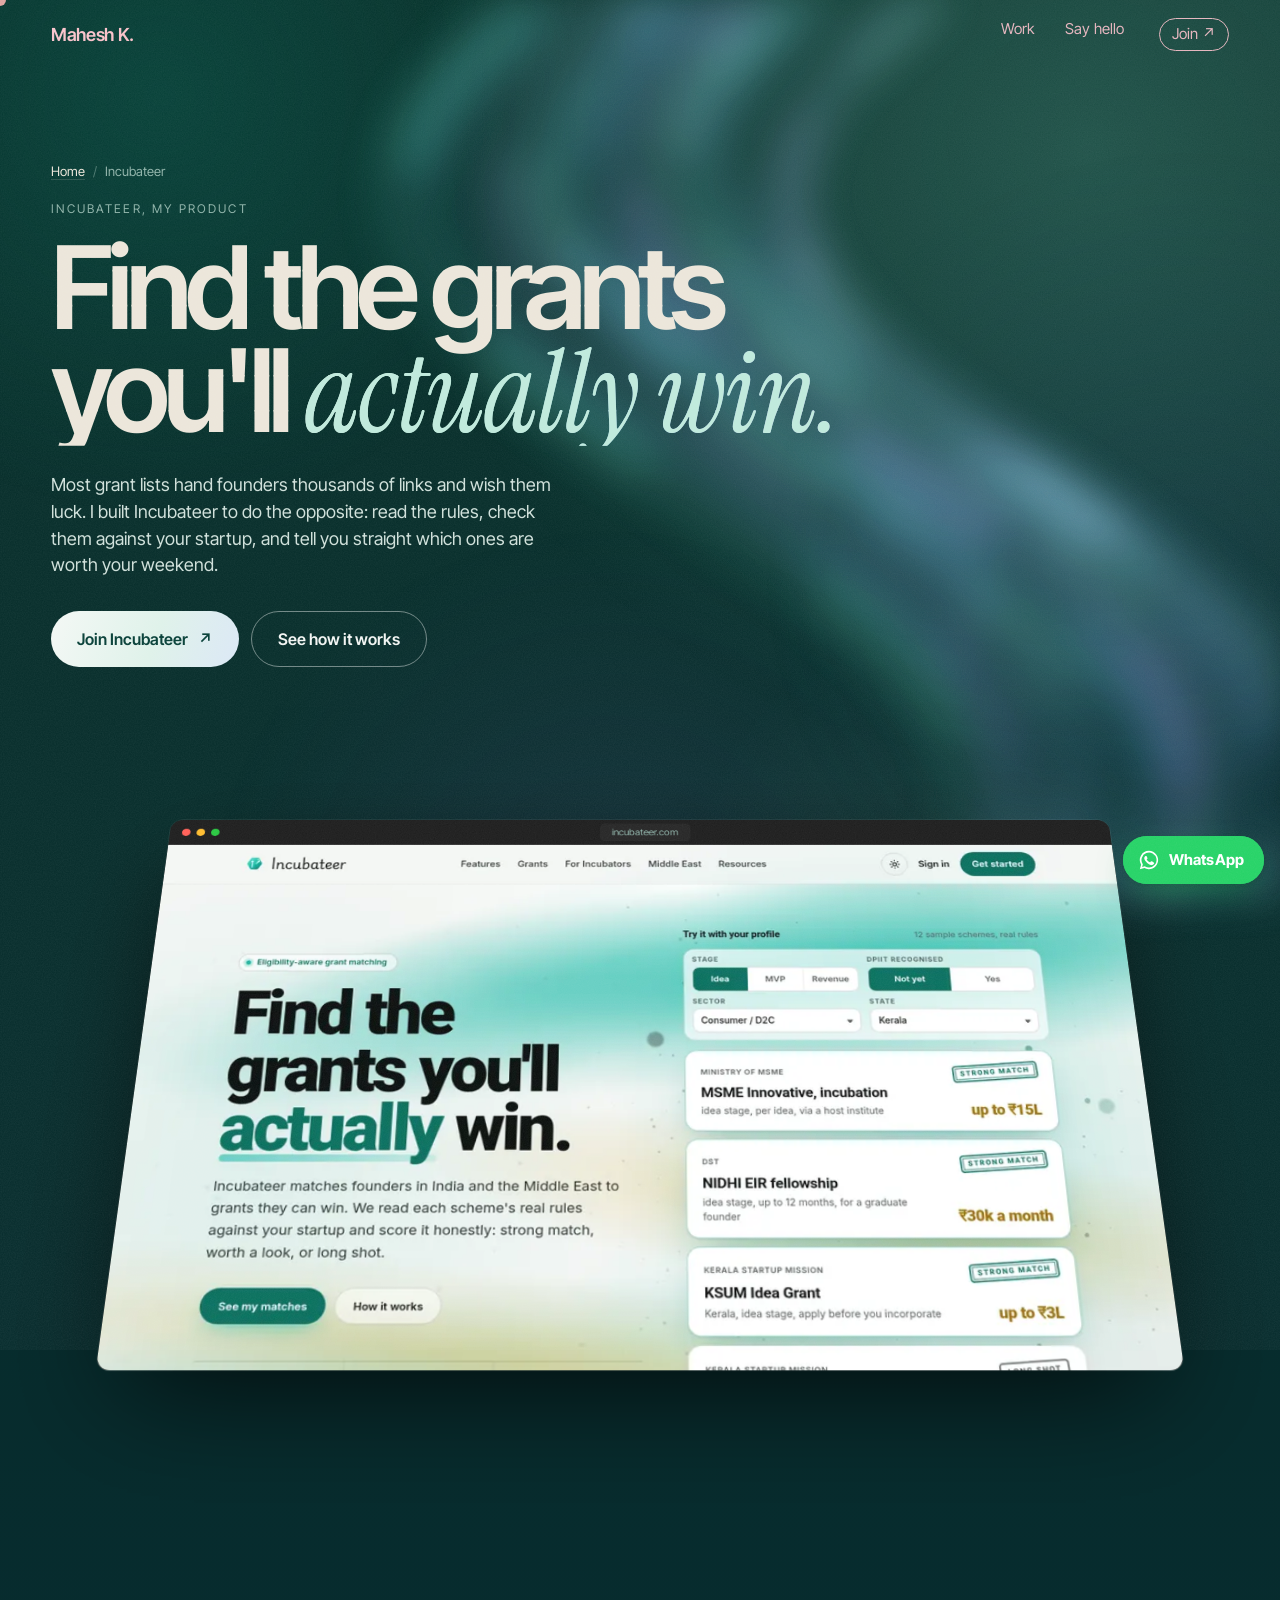
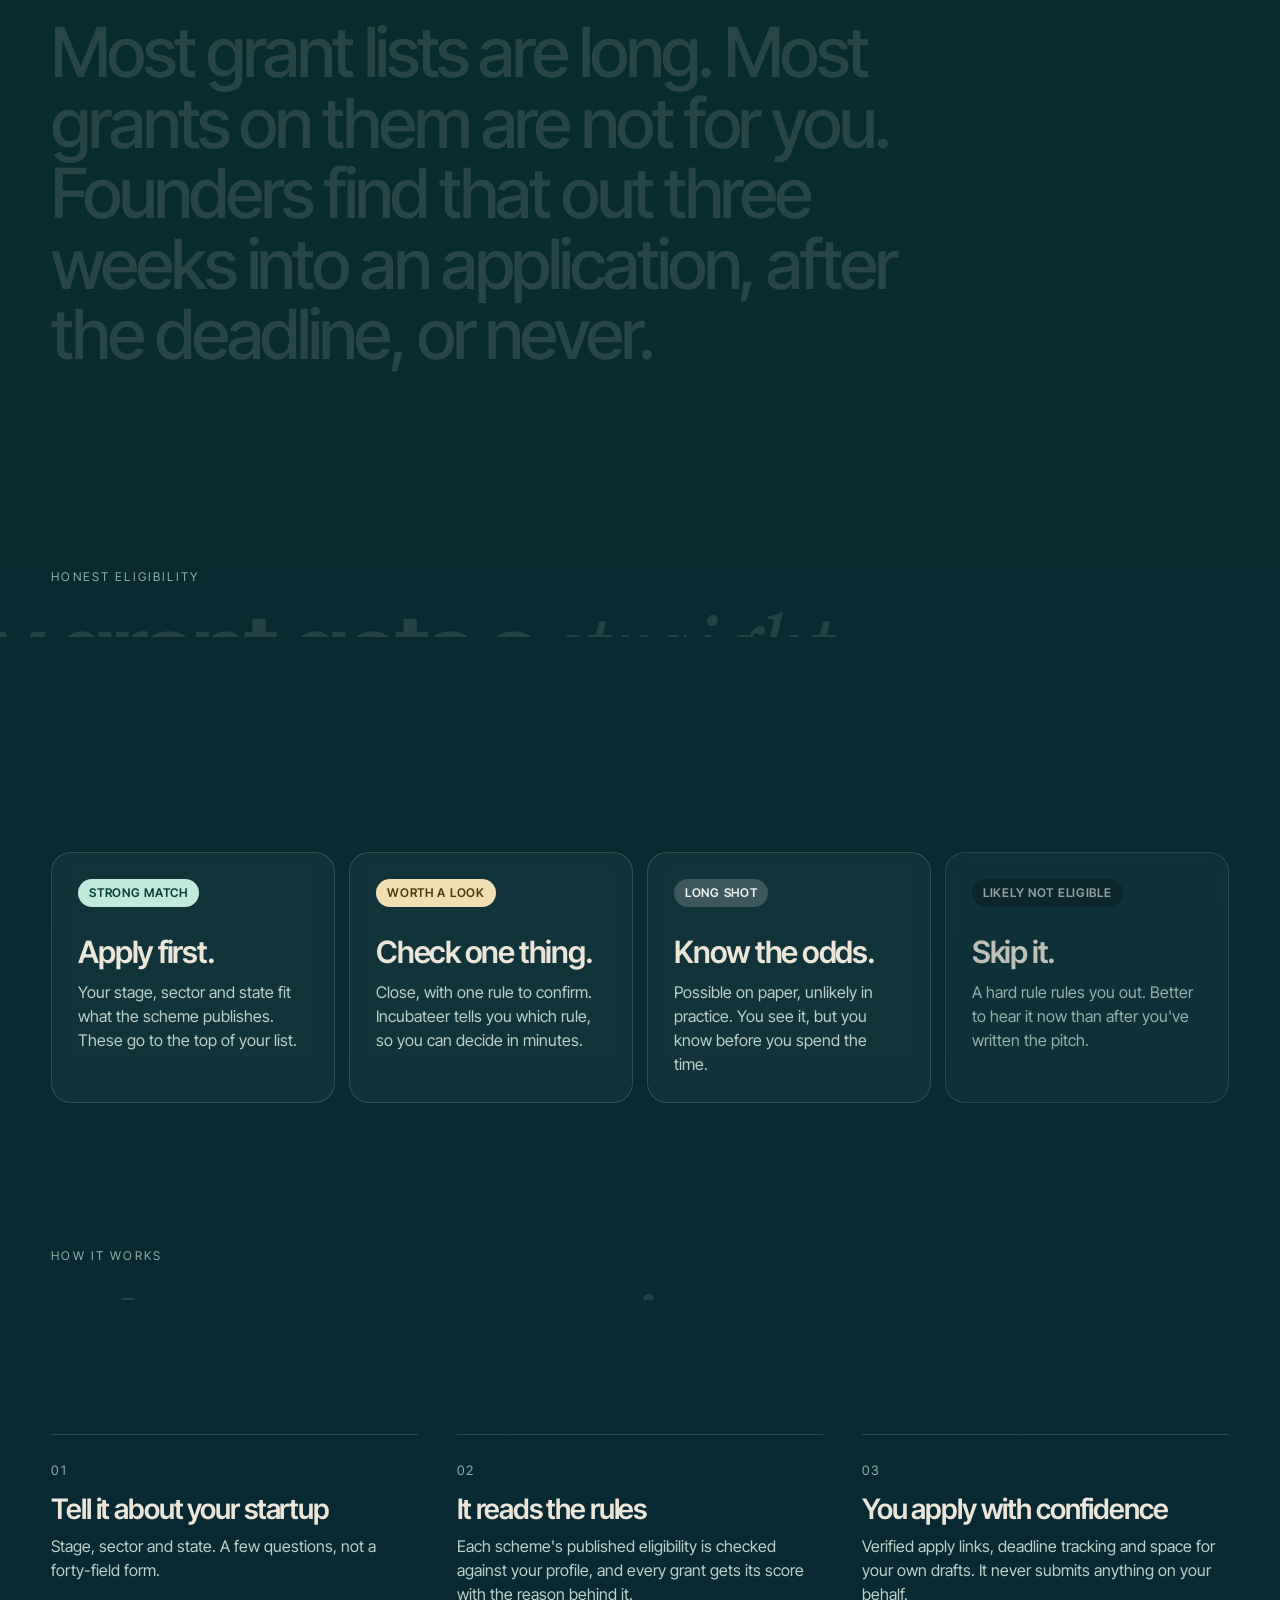
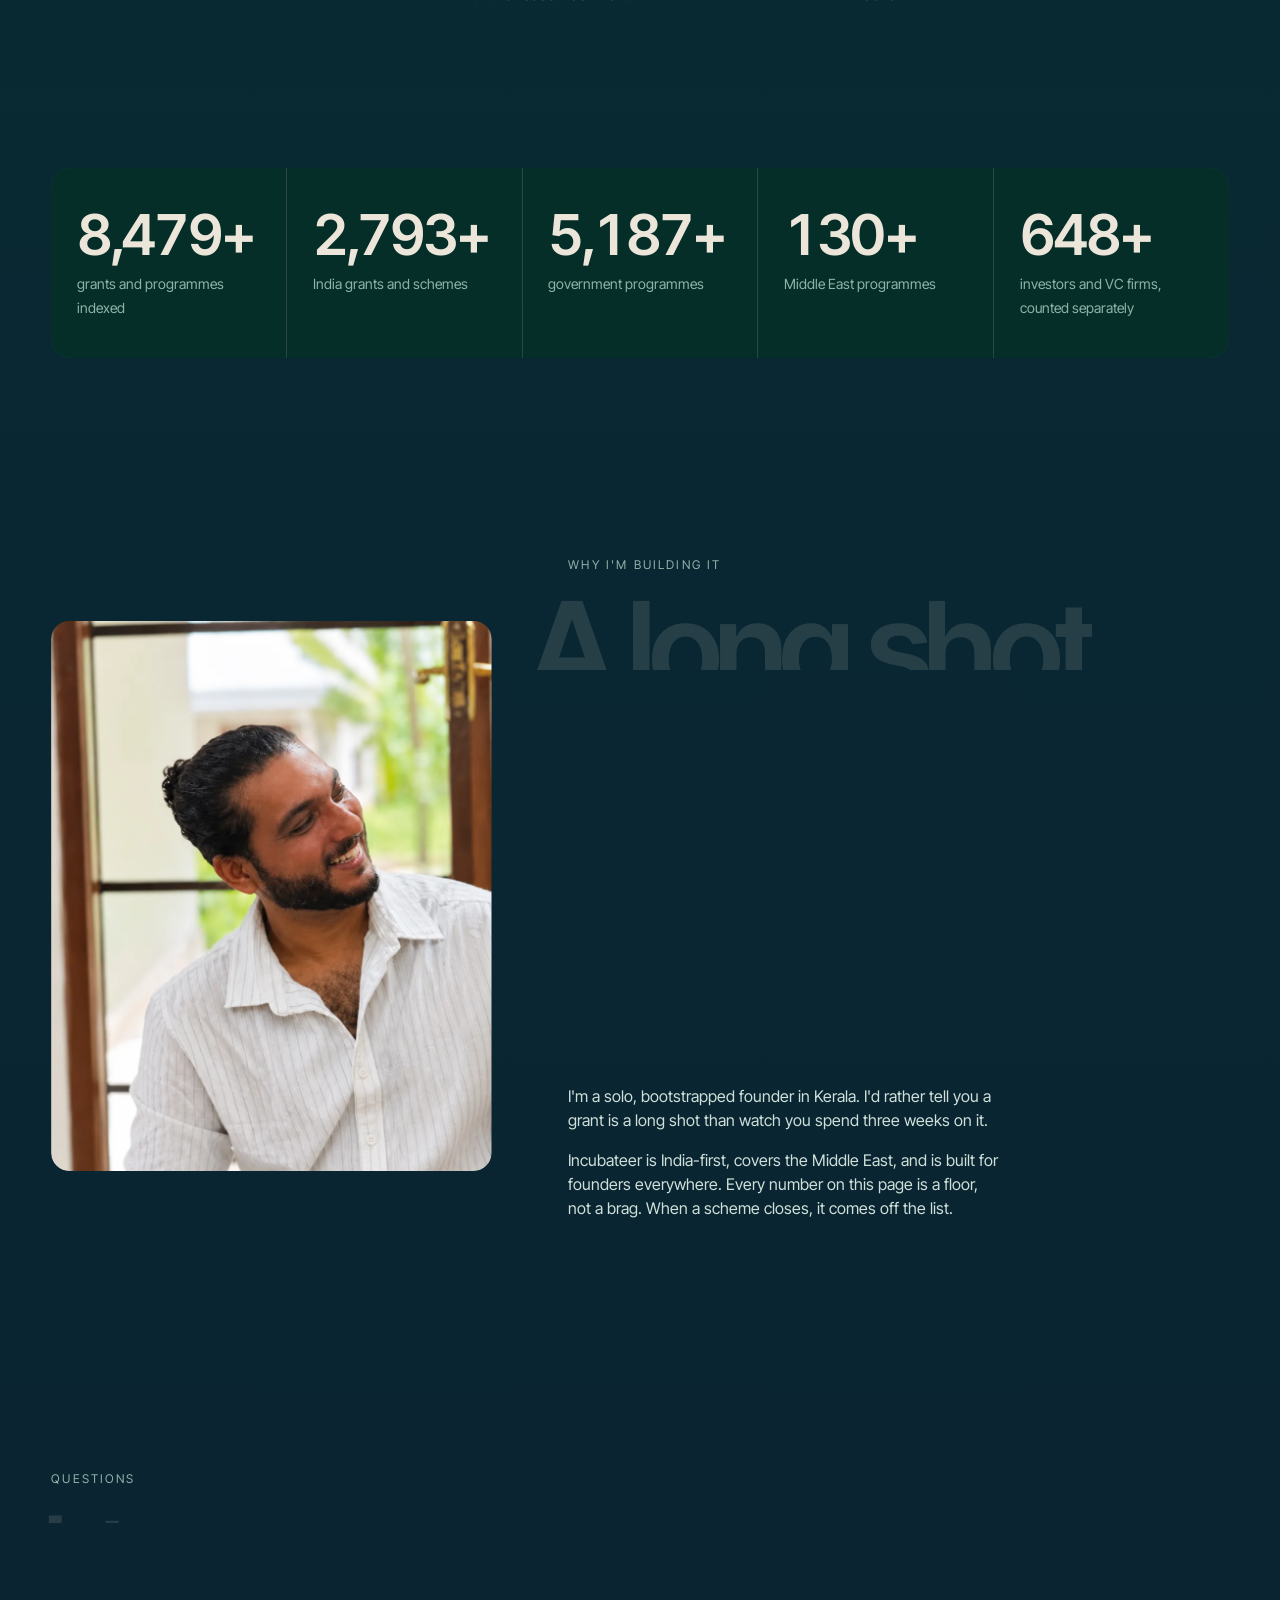
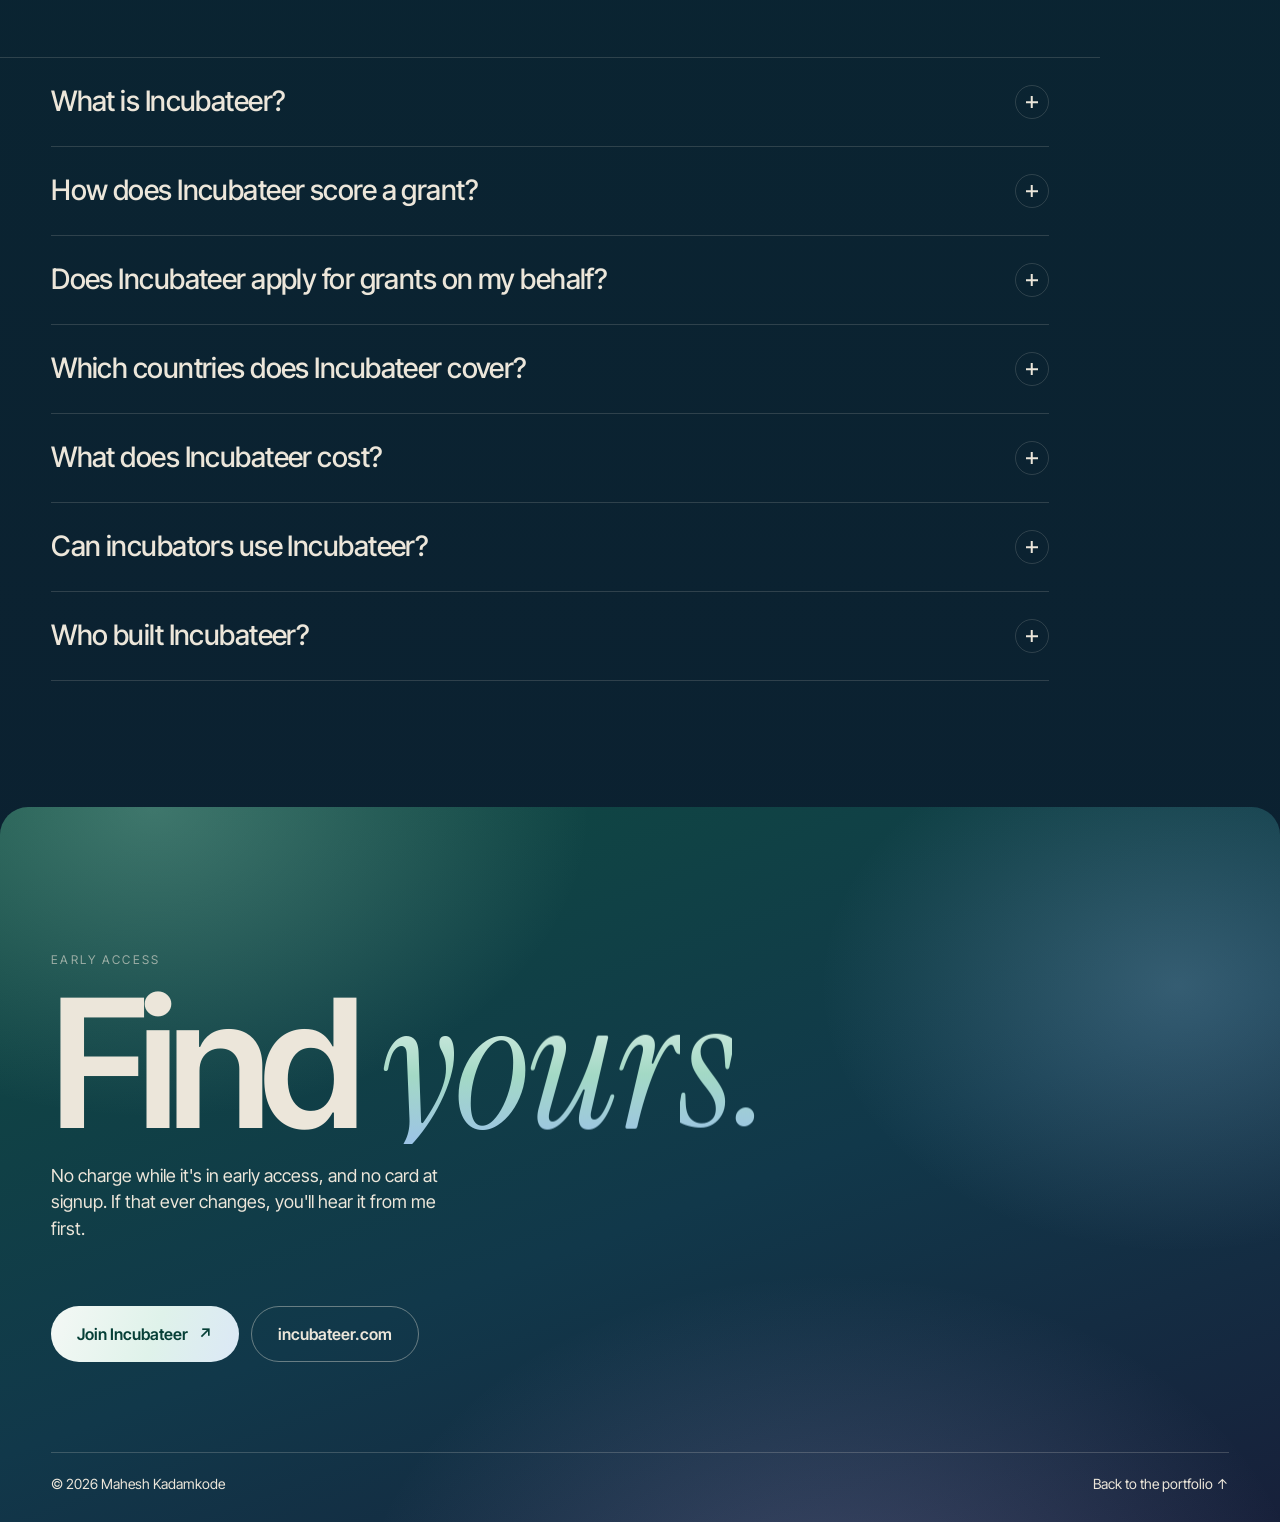
<file: incubateer.html>
<!doctype html>
<html lang="en">
<head>
  <meta charset="utf-8">
  <meta name="viewport" content="width=device-width, initial-scale=1, viewport-fit=cover">
  <title>Incubateer | Mahesh Kadamkode</title>
  <meta name="description" content="Incubateer finds the grants you'll actually win. 8,500+ grants and programmes indexed, each scored honestly against your startup: strong match, worth a look, or long shot.">
  <meta name="theme-color" content="#063f37">
  <meta property="og:type" content="website">
  <meta property="og:title" content="Incubateer, by Mahesh Kadamkode">
  <meta property="og:description" content="Find the grants you'll actually win.">
  <meta property="og:image" content="https://mahesh-portfolio-mocha-omega.vercel.app/assets/work/incubateer-cover.webp">
  <link rel="canonical" href="https://mahesh-portfolio-mocha-omega.vercel.app/incubateer">
  <meta name="robots" content="index, follow, max-image-preview:large, max-snippet:-1">
  <meta name="author" content="Mahesh Kadamkode">
  <meta property="og:url" content="https://mahesh-portfolio-mocha-omega.vercel.app/incubateer">
  <meta property="og:site_name" content="Mahesh Kadamkode">
  <meta property="og:locale" content="en_IN">
  <meta name="twitter:card" content="summary_large_image">
  <meta name="twitter:creator" content="@MahesK9">
  <meta name="twitter:title" content="Incubateer, by Mahesh Kadamkode">
  <meta name="twitter:description" content="Find the grants you'll actually win.">
  <meta name="twitter:image" content="https://mahesh-portfolio-mocha-omega.vercel.app/assets/work/incubateer-cover.webp">
  <script type="application/ld+json">
{
 "@context": "https://schema.org",
 "@graph": [
  {
   "@type": "WebSite",
   "@id": "https://mahesh-portfolio-mocha-omega.vercel.app/#website",
   "url": "https://mahesh-portfolio-mocha-omega.vercel.app/",
   "name": "Mahesh Kadamkode",
   "inLanguage": "en",
   "publisher": {
    "@id": "https://mahesh-portfolio-mocha-omega.vercel.app/#person"
   }
  },
  {
   "@type": "WebPage",
   "@id": "https://mahesh-portfolio-mocha-omega.vercel.app/incubateer#webpage",
   "url": "https://mahesh-portfolio-mocha-omega.vercel.app/incubateer",
   "name": "Incubateer | Mahesh Kadamkode",
   "isPartOf": {
    "@id": "https://mahesh-portfolio-mocha-omega.vercel.app/#website"
   },
   "about": {
    "@id": "https://incubateer.com/#organization"
   },
   "author": {
    "@id": "https://mahesh-portfolio-mocha-omega.vercel.app/#person"
   },
   "breadcrumb": {
    "@id": "https://mahesh-portfolio-mocha-omega.vercel.app/incubateer#breadcrumb"
   },
   "inLanguage": "en",
   "dateModified": "2026-11-04"
  },
  {
   "@type": "Organization",
   "@id": "https://incubateer.com/#organization",
   "name": "Incubateer",
   "url": "https://incubateer.com/",
   "slogan": "Find the grants you'll actually win.",
   "description": "A grant and funding discovery platform that scores every grant honestly against your startup: strong match, worth a look or long shot.",
   "founder": {
    "@id": "https://mahesh-portfolio-mocha-omega.vercel.app/#person"
   },
   "areaServed": [
    "India",
    "Middle East",
    "Worldwide"
   ],
   "sameAs": [
    "https://app.incubateer.com/"
   ]
  },
  {
   "@type": "WebApplication",
   "@id": "https://app.incubateer.com/#app",
   "name": "Incubateer",
   "url": "https://app.incubateer.com/",
   "applicationCategory": "BusinessApplication",
   "operatingSystem": "Web",
   "description": "Finds the grants a startup can actually win and scores each one: strong match, worth a look, long shot or likely not eligible.",
   "publisher": {
    "@id": "https://incubateer.com/#organization"
   },
   "creator": {
    "@id": "https://mahesh-portfolio-mocha-omega.vercel.app/#person"
   }
  },
  {
   "@type": "Person",
   "@id": "https://mahesh-portfolio-mocha-omega.vercel.app/#person",
   "name": "Mahesh Kadamkode",
   "url": "https://mahesh-portfolio-mocha-omega.vercel.app/",
   "sameAs": [
    "https://www.linkedin.com/in/maheshkadamkode/",
    "https://x.com/MahesK9",
    "https://www.instagram.com/maheshabhiz/",
    "https://www.facebook.com/maheshabhiz"
   ]
  },
  {
   "@type": "BreadcrumbList",
   "@id": "https://mahesh-portfolio-mocha-omega.vercel.app/incubateer#breadcrumb",
   "itemListElement": [
    {
     "@type": "ListItem",
     "position": 1,
     "name": "Home",
     "item": "https://mahesh-portfolio-mocha-omega.vercel.app/"
    },
    {
     "@type": "ListItem",
     "position": 2,
     "name": "Incubateer",
     "item": "https://mahesh-portfolio-mocha-omega.vercel.app/incubateer"
    }
   ]
  },
  {
   "@type": "FAQPage",
   "@id": "https://mahesh-portfolio-mocha-omega.vercel.app/incubateer#faq",
   "mainEntity": [
    {
     "@type": "Question",
     "name": "What is Incubateer?",
     "acceptedAnswer": {
      "@type": "Answer",
      "text": "Incubateer is a grant and funding discovery platform for startup founders. It indexes 8,500+ grants and programmes and tells you which ones you can actually win."
     }
    },
    {
     "@type": "Question",
     "name": "How does Incubateer score a grant?",
     "acceptedAnswer": {
      "@type": "Answer",
      "text": "It checks each scheme's published eligibility against your stage, sector and state. Every grant gets one of four answers: strong match, worth a look, long shot or likely not eligible, with the reason behind it."
     }
    },
    {
     "@type": "Question",
     "name": "Does Incubateer apply for grants on my behalf?",
     "acceptedAnswer": {
      "@type": "Answer",
      "text": "No. It gives you verified apply links, deadline tracking and space for your drafts. You submit every application yourself."
     }
    },
    {
     "@type": "Question",
     "name": "Which countries does Incubateer cover?",
     "acceptedAnswer": {
      "@type": "Answer",
      "text": "It's India-first, with 2,800+ India grants and schemes and 130+ Middle East programmes. Founders anywhere can use it."
     }
    },
    {
     "@type": "Question",
     "name": "What does Incubateer cost?",
     "acceptedAnswer": {
      "@type": "Answer",
      "text": "It's in early access. There's no charge today and no card at signup. Paid plans are being worked out, and the price goes up on incubateer.com before anyone is asked to pay."
     }
    },
    {
     "@type": "Question",
     "name": "Can incubators use Incubateer?",
     "acceptedAnswer": {
      "@type": "Answer",
      "text": "Yes. Incubators and accelerators get a cohort view: push the right grants to the right startups and see who applied and who won. Founders' data is shared with an incubator only if they join its cohort."
     }
    },
    {
     "@type": "Question",
     "name": "Who built Incubateer?",
     "acceptedAnswer": {
      "@type": "Answer",
      "text": "I did. I'm Mahesh Kadamkode, a solo, bootstrapped founder in Kerala, India."
     }
    }
   ]
  }
 ]
}
  </script>
  <link rel="icon" href="favicon.svg" type="image/svg+xml">
  <link rel="preconnect" href="https://fonts.googleapis.com">
  <link rel="preconnect" href="https://fonts.gstatic.com" crossorigin>
  <link href="https://fonts.googleapis.com/css2?family=Inter+Tight:wght@400;500;600;700&family=Instrument+Serif:ital@0;1&display=swap" rel="stylesheet">
  <link rel="stylesheet" href="styles.css">
</head>
<body class="pi">

  <div class="aurora" aria-hidden="true"><i></i><i></i><i></i><i></i></div>
  <div class="cursor" aria-hidden="true"><span class="cursor__label"></span></div>

  <header class="nav">
    <a href="index.html" class="nav__logo">Mahesh K.</a>
    <nav class="nav__links" aria-label="Main">
      <a href="index.html#work">Work</a>
      <a href="index.html#contact" class="nav__cta">Say hello</a>
      <a href="https://app.incubateer.com/" target="_blank" rel="noopener" class="nav__inc">Join ↗</a>
    </nav>
  </header>

  <main>
    <!-- Hero -->
    <section class="pi-hero">
      <nav class="crumbs pi-rise" aria-label="Breadcrumb">
        <ol><li><a href="/">Home</a></li><li aria-current="page">Incubateer</li></ol>
      </nav>
      <p class="eyebrow pi-rise">Incubateer, my product</p>
      <h1 class="pi-hero__title" data-stripes>Find the grants you'll <em>actually win.</em></h1>
      <p class="pi-hero__lede pi-rise">Most grant lists hand founders thousands of links and wish them luck. I built Incubateer to do the opposite: read the rules, check them against your startup, and tell you straight which ones are worth your weekend.</p>
      <div class="pi-hero__actions pi-rise">
        <a class="btn btn--light" href="https://app.incubateer.com/" target="_blank" rel="noopener" data-cursor="Join">Join Incubateer <span aria-hidden="true">↗</span></a>
        <a class="btn btn--ghost" href="#how" data-cursor="Read">See how it works</a>
      </div>
      <div class="pi-hero__shot pi-rise">
        <div class="browser">
          <div class="browser__bar"><i></i><i></i><i></i><span>incubateer.com</span></div>
          <div class="browser__screen"><img src="assets/work/incubateer-long.webp" alt="Incubateer homepage" width="1000" height="4444"></div>
        </div>
      </div>
    </section>

    <!-- Problem -->
    <section class="pi-problem">
      <p class="statement__text" data-words>Most grant lists are long. Most grants on them are not for you. Founders find that out three weeks into an application, after the deadline, or never.</p>
    </section>

    <!-- Scoring -->
    <section class="pi-score" id="score">
      <header class="section-head">
        <p class="eyebrow">Honest eligibility</p>
        <h2 class="section-title" data-stripes>Every grant gets a <em>straight answer.</em></h2>
      </header>
      <div class="pi-score__grid">
        <article class="pi-tier"><b class="chip-strong">Strong match</b><h3>Apply first.</h3><p>Your stage, sector and state fit what the scheme publishes. These go to the top of your list.</p></article>
        <article class="pi-tier"><b class="chip-look">Worth a look</b><h3>Check one thing.</h3><p>Close, with one rule to confirm. Incubateer tells you which rule, so you can decide in minutes.</p></article>
        <article class="pi-tier"><b class="chip-long">Long shot</b><h3>Know the odds.</h3><p>Possible on paper, unlikely in practice. You see it, but you know before you spend the time.</p></article>
        <article class="pi-tier pi-tier--no"><b class="chip-no">Likely not eligible</b><h3>Skip it.</h3><p>A hard rule rules you out. Better to hear it now than after you've written the pitch.</p></article>
      </div>
    </section>

    <!-- How -->
    <section class="pi-how" id="how">
      <header class="section-head">
        <p class="eyebrow">How it works</p>
        <h2 class="section-title" data-stripes>Three steps, <em>no guessing.</em></h2>
      </header>
      <ol class="pi-steps">
        <li class="pi-step"><span>01</span><h3>Tell it about your startup</h3><p>Stage, sector and state. A few questions, not a forty-field form.</p></li>
        <li class="pi-step"><span>02</span><h3>It reads the rules</h3><p>Each scheme's published eligibility is checked against your profile, and every grant gets its score with the reason behind it.</p></li>
        <li class="pi-step"><span>03</span><h3>You apply with confidence</h3><p>Verified apply links, deadline tracking and space for your own drafts. It never submits anything on your behalf.</p></li>
      </ol>
    </section>

    <!-- Numbers -->
    <section class="pi-numbers">
      <div class="pi-num"><p data-count="8500">8,500+</p><span>grants and programmes indexed</span></div>
      <div class="pi-num"><p data-count="2800">2,800+</p><span>India grants and schemes</span></div>
      <div class="pi-num"><p data-count="5200">5,200+</p><span>government programmes</span></div>
      <div class="pi-num"><p data-count="130">130+</p><span>Middle East programmes</span></div>
      <div class="pi-num"><p data-count="650">650+</p><span>investors and VC firms, counted separately</span></div>
    </section>

    <!-- Why -->
    <section class="pi-why">
      <div class="pi-why__photo"><img src="assets/img/mahesh-candid.webp" alt="Mahesh Kadamkode laughing by a window" width="900" height="1200" loading="lazy"></div>
      <div>
        <p class="eyebrow">Why I'm building it</p>
        <h2 class="about__title" data-stripes>A long shot should be <em>called a long shot.</em></h2>
        <p class="pi-rise">I'm a solo, bootstrapped founder in Kerala. I'd rather tell you a grant is a long shot than watch you spend three weeks on it.</p>
        <p class="pi-rise">Incubateer is India-first, covers the Middle East, and is built for founders everywhere. Every number on this page is a floor, not a brag. When a scheme closes, it comes off the list.</p>
      </div>
    </section>

    <!-- FAQ -->
    <section class="faq" id="faq" aria-label="Questions">
      <header class="section-head">
        <p class="eyebrow">Questions</p>
        <h2 class="section-title" data-stripes>Straight <em>answers.</em></h2>
      </header>
      <div class="faq__list">
        <details class="faq__item"><summary><h3>What is Incubateer?</h3><i aria-hidden="true"></i></summary><p>Incubateer is a grant and funding discovery platform for startup founders. It indexes 8,500+ grants and programmes and tells you which ones you can actually win.</p></details>
        <details class="faq__item"><summary><h3>How does Incubateer score a grant?</h3><i aria-hidden="true"></i></summary><p>It checks each scheme's published eligibility against your stage, sector and state. Every grant gets one of four answers: strong match, worth a look, long shot or likely not eligible, with the reason behind it.</p></details>
        <details class="faq__item"><summary><h3>Does Incubateer apply for grants on my behalf?</h3><i aria-hidden="true"></i></summary><p>No. It gives you verified apply links, deadline tracking and space for your drafts. You submit every application yourself.</p></details>
        <details class="faq__item"><summary><h3>Which countries does Incubateer cover?</h3><i aria-hidden="true"></i></summary><p>It's India-first, with 2,800+ India grants and schemes and 130+ Middle East programmes. Founders anywhere can use it.</p></details>
        <details class="faq__item"><summary><h3>What does Incubateer cost?</h3><i aria-hidden="true"></i></summary><p>It's in early access. There's no charge today and no card at signup. Paid plans are being worked out, and the price goes up on incubateer.com before anyone is asked to pay.</p></details>
        <details class="faq__item"><summary><h3>Can incubators use Incubateer?</h3><i aria-hidden="true"></i></summary><p>Yes. Incubators and accelerators get a cohort view: push the right grants to the right startups and see who applied and who won. Founders' data is shared with an incubator only if they join its cohort.</p></details>
        <details class="faq__item"><summary><h3>Who built Incubateer?</h3><i aria-hidden="true"></i></summary><p>I did. I'm Mahesh Kadamkode, a solo, bootstrapped founder in Kerala, India.</p></details>
      </div>
    </section>

    <!-- CTA -->
    <section class="contact pi-cta">
      <p class="eyebrow">Early access</p>
      <h2 class="contact__title flip">Find <em>yours.</em></h2>
      <p class="contact__sub">No charge while it's in early access, and no card at signup. If that ever changes, you'll hear it from me first.</p>
      <div class="inc__actions">
        <a class="btn btn--light" href="https://app.incubateer.com/" target="_blank" rel="noopener" data-cursor="Join">Join Incubateer <span aria-hidden="true">↗</span></a>
        <a class="btn btn--ghost" href="https://incubateer.com/" target="_blank" rel="noopener" data-cursor="Visit">incubateer.com</a>
      </div>
      <footer class="foot">
        <span>&copy; <span id="year">2026</span> Mahesh Kadamkode</span>
        <a href="index.html">Back to the portfolio ↑</a>
      </footer>
    </section>
  </main>

  <a class="wa-float" href="https://wa.me/919061463367?text=Hi%20Mahesh%2C%20I%20saw%20your%20Incubateer%20page%20and%20would%20like%20to%20talk." target="_blank" rel="noopener" aria-label="Message Mahesh on WhatsApp" data-cursor="Chat"><svg viewBox="0 0 24 24" aria-hidden="true"><path fill="currentColor" d="M12 2a10 10 0 0 0-8.6 15.1L2 22l5-1.3A10 10 0 1 0 12 2zm0 18.2a8.2 8.2 0 0 1-4.2-1.2l-.3-.2-3 .8.8-2.9-.2-.3A8.2 8.2 0 1 1 12 20.2zm4.5-6.1c-.2-.1-1.5-.7-1.7-.8s-.4-.1-.6.1-.7.8-.8 1-.3.2-.5.1a6.7 6.7 0 0 1-3.3-2.9c-.3-.4.2-.4.7-1.3.1-.2 0-.3 0-.4l-.8-1.8c-.2-.5-.4-.4-.6-.4h-.5a1 1 0 0 0-.7.3 3 3 0 0 0-.9 2.2 5.2 5.2 0 0 0 1.1 2.7 11.8 11.8 0 0 0 4.5 4c1.7.7 2.3.8 3.2.6a2.7 2.7 0 0 0 1.8-1.3 2.2 2.2 0 0 0 .2-1.3c-.1-.1-.3-.2-.5-.3z"/></svg><span>WhatsApp</span></a>

  <script src="assets/vendor/gsap.min.js"></script>
  <script src="assets/vendor/ScrollTrigger.min.js"></script>
  <script src="assets/vendor/lenis.min.js"></script>
  <script src="incubateer.js"></script>
  <script src="waves.js"></script>
</body>
</html>
</file>
<file: styles.css>
/* ---------- Tokens ---------- */
:root {
  --bg: #0e100f;          /* deep green-black */
  --bg-2: #151816;
  --ink: #ece6da;         /* bone */
  --dim: #8e918a;
  --line: rgba(236, 230, 218, 0.14);
  --accent: #a3d9c5;      /* soft mint, sits with Incubateer's green */
  --accent-ink: #0b1f1a;
  --paper: #ece6da;       /* calm light section */
  --paper-ink: #161816;
  --teal: #133f37;        /* contact block, a nod to Incubateer */
  --g-mint: #a3d9c5;
  --g-sky: #9cc3e6;
  --g-lilac: #bfb2e6;
  --g-petrol: #12324a;
  --grad-text: linear-gradient(100deg, #e8f3ee 0%, var(--g-mint) 30%, var(--g-sky) 62%, var(--g-lilac) 100%);
  --grad-ink: linear-gradient(100deg, #0a7060 0%, #1d5e7a 55%, #4b4f8f 100%);
  --sans: "Inter Tight", system-ui, -apple-system, "Segoe UI", Roboto, sans-serif;
  --serif: "Instrument Serif", Georgia, "Times New Roman", serif;
  --gutter: clamp(16px, 4vw, 56px);
  --ease: cubic-bezier(.2, .7, .1, 1);
}

*, *::before, *::after { box-sizing: border-box; }
html { -webkit-text-size-adjust: 100%; }
html.lenis, html.lenis body { height: auto; }
.lenis.lenis-smooth { scroll-behavior: auto !important; }
body {
  margin: 0;
  background: var(--bg);
  color: var(--ink);
  font-family: var(--sans);
  font-size: clamp(16px, 1.05vw, 18px);
  line-height: 1.5;
  -webkit-font-smoothing: antialiased;
  overflow-x: hidden;
}
body.is-loading { overflow: hidden; }
img { display: block; max-width: 100%; }
a { color: inherit; text-decoration: none; }
em { font-family: var(--serif); font-style: italic; font-weight: 400; letter-spacing: -0.01em; }
.dim { color: var(--dim); }
.eyebrow {
  font-size: 12px; letter-spacing: .18em; text-transform: uppercase;
  color: var(--dim); margin: 0 0 18px;
}
::selection { background: var(--accent); color: var(--accent-ink); }

/* ---------- Aurora + grain ---------- */
.aurora { position: fixed; inset: 0; z-index: 0; pointer-events: none; overflow: hidden; }
.aurora i {
  position: absolute; width: 75vmax; height: 75vmax; border-radius: 50%; opacity: .5; will-change: transform;
}
.aurora i:nth-child(1) { left: -25vmax; top: -30vmax; background: radial-gradient(circle, rgba(15,94,82,.55) 0%, rgba(15,94,82,0) 62%); animation: drift1 38s ease-in-out infinite alternate; }
.aurora i:nth-child(2) { right: -30vmax; top: 10vh; background: radial-gradient(circle, rgba(18,50,74,.7) 0%, rgba(18,50,74,0) 62%); animation: drift2 46s ease-in-out infinite alternate; }
.aurora i:nth-child(3) { left: 10vw; bottom: -40vmax; background: radial-gradient(circle, rgba(76,70,128,.38) 0%, rgba(76,70,128,0) 60%); animation: drift3 52s ease-in-out infinite alternate; }
.aurora i:nth-child(4) { right: 5vw; bottom: -20vmax; width: 45vmax; height: 45vmax; background: radial-gradient(circle, rgba(163,217,197,.14) 0%, rgba(163,217,197,0) 60%); animation: drift1 30s ease-in-out infinite alternate-reverse; }
@keyframes drift1 { to { transform: translate3d(18vw, 14vh, 0) scale(1.15); } }
@keyframes drift2 { to { transform: translate3d(-22vw, 20vh, 0) scale(.9); } }
@keyframes drift3 { to { transform: translate3d(14vw, -24vh, 0) scale(1.2); } }
main { position: relative; z-index: 1; }
body::after {
  content: ""; position: fixed; inset: -50%; z-index: 80; pointer-events: none; opacity: .07;
  background-image: url("data:image/svg+xml,%3Csvg xmlns='http://www.w3.org/2000/svg' width='160' height='160'%3E%3Cfilter id='n'%3E%3CfeTurbulence type='fractalNoise' baseFrequency='.85' numOctaves='3' stitchTiles='stitch'/%3E%3CfeColorMatrix values='0 0 0 0 1 0 0 0 0 1 0 0 0 0 1 0 0 0 .9 0'/%3E%3C/filter%3E%3Crect width='100%25' height='100%25' filter='url(%23n)'/%3E%3C/svg%3E");
  animation: grain 1.2s steps(6) infinite;
}
@keyframes grain {
  0% { transform: translate(0, 0); } 20% { transform: translate(-3%, 2%); } 40% { transform: translate(2%, -3%); }
  60% { transform: translate(-2%, -1%); } 80% { transform: translate(3%, 3%); } 100% { transform: translate(0, 0); }
}

.aura-fall {
  position: fixed; inset: 0; width: 100vw; height: 100vh; z-index: 0; pointer-events: none;
  filter: blur(22px) saturate(1.15); opacity: .95;
}

/* ---------- Gradient type ---------- */
.section-title em, .spin__title em, .about__title em, .ribbon__line em, .hero__lede em,
.hero__end-title em:not(.stripe-text), .statement__text em, .pi .section-title em, .pi .about__title em, .pi-hero__title em {
  background-image: var(--grad-text); -webkit-background-clip: text; background-clip: text; color: transparent;
  padding-right: .08em;
}
.hero__name .stripes__band {
  background-image: linear-gradient(180deg, #f3eee5 0%, #e3e9e4 45%, rgba(163,217,197,.55) 80%, rgba(156,195,230,.15) 100%);
  -webkit-background-clip: text; background-clip: text; color: transparent;
}
.mist__line em, .inc .eyebrow + em { background-image: var(--grad-ink); -webkit-background-clip: text; background-clip: text; color: transparent; padding-right: .08em; }
.loader__count { background-image: var(--grad-text); -webkit-background-clip: text; background-clip: text; color: transparent; }
.loader__bar span { background: linear-gradient(90deg, var(--g-mint), var(--g-sky), var(--g-lilac)) !important; }

/* ---------- Loader ---------- */
.loader {
  position: fixed; inset: 0; z-index: 100; background: var(--bg);
  display: grid; grid-template-rows: 1fr auto auto; padding: var(--gutter);
}
.loader__name { font-size: 13px; letter-spacing: .18em; text-transform: uppercase; color: var(--dim); }
.loader__count {
  font-size: clamp(88px, 22vw, 320px); font-weight: 600; letter-spacing: -0.05em; line-height: .85;
  font-variant-numeric: tabular-nums;
}
.loader__bar { height: 2px; background: var(--line); margin-top: 24px; }
.loader__bar span { display: block; height: 100%; width: 0; background: var(--accent); }

/* ---------- Cursor ---------- */
.cursor { display: none; }
@media (pointer: fine) {
  .cursor {
    display: grid; place-items: center; position: fixed; left: 0; top: 0; z-index: 90;
    width: 12px; height: 12px; margin: -6px 0 0 -6px; border-radius: 50%;
    background: var(--ink); pointer-events: none; mix-blend-mode: difference;
    transition: width .35s var(--ease), height .35s var(--ease), margin .35s var(--ease), background .35s;
  }
  .cursor.is-big {
    width: 84px; height: 84px; margin: -42px 0 0 -42px; background: var(--accent); mix-blend-mode: normal;
  }
  .cursor__label { font-size: 12px; font-weight: 600; color: var(--accent-ink); opacity: 0; transition: opacity .2s; }
  .cursor.is-big .cursor__label { opacity: 1; }
}

/* ---------- Nav ---------- */
.nav {
  position: fixed; top: 0; left: 0; right: 0; z-index: 50;
  display: flex; justify-content: space-between; align-items: center;
  padding: 18px var(--gutter); mix-blend-mode: difference; color: #fff; transition: color .3s;
}
.nav.on-accent { mix-blend-mode: normal; color: var(--ink); }
.nav__inc {
  border: 1px solid currentColor; border-radius: 99px; padding: 4px 12px; margin-left: 4px;
}
.nav__inc::after { display: none; }
.nav__logo { font-weight: 600; letter-spacing: -0.02em; font-size: 18px; }
.nav__links { display: flex; gap: clamp(14px, 2.4vw, 32px); font-size: 15px; }
.nav__links a { position: relative; }
.nav__links a::after {
  content: ""; position: absolute; left: 0; right: 0; bottom: -3px; height: 1px; background: currentColor;
  transform: scaleX(0); transform-origin: right; transition: transform .45s var(--ease);
}
.nav__links a:hover::after { transform: scaleX(1); transform-origin: left; }
@media (max-width: 520px) { .nav__links a:not(.nav__cta):not(.nav__inc) { display: none; } }

/* ---------- Hero (Rosa-style) ---------- */
.hero { position: relative; height: 100vh; height: 100svh; overflow: hidden; }
.hero__photo {
  position: absolute; right: 0; top: 0; bottom: 0; width: 62vw; will-change: transform;
  -webkit-mask-image: linear-gradient(to right, transparent 0%, #000 34%), linear-gradient(to top, transparent 0%, #000 30%);
  -webkit-mask-composite: source-in;
  mask-image: linear-gradient(to right, transparent 0%, #000 34%), linear-gradient(to top, transparent 0%, #000 30%);
  mask-composite: intersect;
}
.hero__photo img { width: 100%; height: 100%; object-fit: cover; object-position: 45% 35%; will-change: transform; }
.hero__intro { position: absolute; inset: 0; pointer-events: none; }
.hero__intro a { pointer-events: auto; }
.hero__kicker { position: absolute; left: var(--gutter); top: 84px; margin: 0; font-size: 14px; line-height: 1.35; }
.hero__all {
  position: absolute; right: var(--gutter); top: 38%; font-size: clamp(18px, 1.6vw, 26px); font-weight: 500;
  border-bottom: 1px solid currentColor; padding-bottom: 2px;
}
.hero__all span { color: var(--accent); }
.hero__name {
  position: absolute; left: calc(var(--gutter) - .04em); bottom: 16vh; margin: 0;
  font-size: clamp(96px, 19vw, 360px); font-weight: 600; letter-spacing: -0.07em; line-height: .8; white-space: nowrap;
}
.hero__lede {
  position: absolute; left: var(--gutter); bottom: clamp(24px, 5vh, 48px); margin: 0;
  font-size: clamp(16px, 1.3vw, 20px); max-width: 30ch; line-height: 1.3;
}
.hero__contact {
  position: absolute; right: var(--gutter); bottom: clamp(24px, 5vh, 48px); margin: 0; text-align: right; font-size: 14px;
}
.hero__contact a { border-bottom: 1px solid var(--line); }
.hero__scroll {
  position: absolute; left: 50%; bottom: clamp(24px, 5vh, 48px); transform: translateX(-50%);
  display: flex; align-items: center; gap: 12px; font-size: 12px; letter-spacing: .18em; text-transform: uppercase; color: var(--dim);
}
.hero__scroll i { width: 1px; height: 44px; background: var(--line); position: relative; overflow: hidden; }
.hero__scroll i::after {
  content: ""; position: absolute; left: 0; top: -40%; width: 1px; height: 40%; background: var(--ink);
  animation: drip 1.8s var(--ease) infinite;
}
@keyframes drip { to { top: 100%; } }
.hero__end {
  position: absolute; right: var(--gutter); top: 50%; transform: translateY(-50%); text-align: right;
  opacity: 0; pointer-events: none; max-width: 52vw;
}
.hero__end-title { margin: 0; font-size: clamp(40px, 5.6vw, 104px); font-weight: 600; letter-spacing: -0.05em; line-height: .95; }

@media (max-aspect-ratio: 1/1) {
  .hero__photo {
    left: 0; width: auto; bottom: auto; height: 72%;
    -webkit-mask-image: linear-gradient(to top, transparent 0%, #000 40%); mask-image: linear-gradient(to top, transparent 0%, #000 40%);
  }
  .hero__photo img { object-position: 42% 30%; }
  .hero__kicker { top: 72px; }
  .hero__all { top: 76px; font-size: 16px; }
  .hero__name { bottom: calc(clamp(24px, 5vh, 48px) + 110px); font-size: 27vw; }
  .hero__lede { max-width: 24ch; bottom: calc(clamp(24px, 5vh, 48px) + 46px); }
  .hero__contact { left: var(--gutter); right: auto; text-align: left; }
  .hero__scroll { display: none; }
  .hero__end { left: var(--gutter); right: var(--gutter); top: auto; bottom: 18vh; transform: none; text-align: left; max-width: none; }
  .hero__end-title { font-size: clamp(40px, 11vw, 80px); }
}

/* ---------- Statement ---------- */
.statement { padding: clamp(100px, 18vh, 200px) var(--gutter); }
.statement__text {
  margin: 0; max-width: 22ch; font-size: clamp(32px, 5.4vw, 92px); font-weight: 500;
  letter-spacing: -0.045em; line-height: 1.02;
}
.statement__text .w { display: inline-block; opacity: .14; }

/* ---------- Marquee ---------- */
.marquee { padding: 4vh 0 12vh; overflow: hidden; }
.marquee__row { overflow: hidden; padding: 1.2vh 0; }
.marquee__track { display: flex; align-items: center; width: max-content; will-change: transform; }
.mq {
  font-size: clamp(56px, 10vw, 180px); font-weight: 600; letter-spacing: -0.05em; line-height: 1;
  padding: 0 .22em; white-space: nowrap;
}
.mq-img {
  width: clamp(96px, 13vw, 240px); aspect-ratio: 16/10; object-fit: cover; object-position: top;
  border-radius: 10px; margin: 0 .5vw;
}
.marquee__row--outline .mq {
  color: transparent; -webkit-text-stroke: 1px rgba(236, 232, 225, .5);
  background-image: repeating-linear-gradient(-55deg, rgba(236, 232, 225, .5) 0 2px, transparent 2px 10px);
  background-size: 200px 200px; background-position: var(--stripe-x, 0px) 0;
  -webkit-background-clip: text; background-clip: text;
}
.mq-dot { width: clamp(14px, 1.6vw, 28px); aspect-ratio: 1; border-radius: 50%; background: var(--accent); margin: 0 1vw; }

/* ---------- Letter effects ---------- */
.stripes__base { display: block; opacity: 0; }
.stripes__band {
  position: absolute; inset: 0; display: block; pointer-events: none;
  translate: calc(var(--shear, 0px) * var(--dir, 1)) 0;
}
.hero__name .stripes__band { white-space: nowrap; }
.flip { perspective: 900px; }
.flip .ch { display: inline-block; transform-origin: 50% 100%; will-change: transform; }
.stripe-text {
  background-image: repeating-linear-gradient(-45deg, var(--accent) 0 5px, transparent 5px 11px);
  background-size: 160px 160px; -webkit-background-clip: text; background-clip: text; color: transparent;
  animation: stripe-move 6s linear infinite; padding-right: .06em;
}
@keyframes stripe-move { to { background-position: 160px 0; } }
.statement, .marquee, .work, .index, .about, .contact, .ribbon, .pi-problem, .pi-score, .pi-how, .pi-numbers { overflow-x: clip; }

/* ---------- Ribbon: headline with screenshots weaving through ---------- */
.ribbon { position: relative; height: 100vh; height: 100svh; overflow: hidden; }
.ribbon__text {
  position: absolute; inset: 0; z-index: 2; display: flex; flex-direction: column; justify-content: space-between;
  padding: clamp(84px, 13vh, 130px) var(--gutter) clamp(36px, 9vh, 90px); pointer-events: none; margin: 0;
}
.ribbon__line {
  margin: 0; font-size: clamp(52px, 9vw, 170px); font-weight: 500; letter-spacing: -0.06em; line-height: .92;
}
.ribbon__line--2 { text-align: right; }
.ribbon__cards { position: absolute; inset: 0; }
.rcard {
  position: absolute; left: 50%; top: 50%; z-index: 1; width: clamp(150px, 20vw, 320px); aspect-ratio: 16/10;
  margin: calc(clamp(150px, 20vw, 320px) * -0.3125) 0 0 calc(clamp(150px, 20vw, 320px) * -0.5);
  max-width: 40vh;
  border-radius: 10px; overflow: hidden; will-change: transform;
  box-shadow: 0 24px 60px -20px rgba(0,0,0,.85), 0 0 0 1px rgba(255,255,255,.08);
}
.rcard img { width: 100%; height: 100%; object-fit: cover; object-position: top; }

/* ---------- Scatter to grid ---------- */
.assemble { padding: 0 var(--gutter); }
.assemble__grid {
  display: grid; grid-template-columns: repeat(3, 1fr); gap: clamp(10px, 1.4vw, 20px);
  max-width: min(100%, 150vh); margin: 0 auto clamp(48px, 8vh, 96px); perspective: 1400px;
}
.acard { position: relative; border-radius: 12px; overflow: hidden; aspect-ratio: 16/10; background: var(--bg-2); will-change: transform; }
.acard--wide { grid-column: span 2; grid-row: span 2; aspect-ratio: auto; }
.acard img { width: 100%; height: 100%; object-fit: cover; object-position: top; }
.acard span {
  position: absolute; left: 10px; bottom: 10px; font-size: 13px; font-weight: 500;
  background: rgba(14,16,15,.72); backdrop-filter: blur(6px); -webkit-backdrop-filter: blur(6px); padding: 4px 10px; border-radius: 99px;
}
@media (max-width: 700px) {
  .assemble__grid { grid-template-columns: 1fr 1fr; }
  .acard--wide { grid-row: auto; aspect-ratio: 16/10; }
}

/* ---------- Mist: dark page dissolves into paper ---------- */
.mist { position: relative; height: 100vh; height: 100svh; overflow: hidden; background: var(--bg); }
.mist__puff {
  position: absolute; border-radius: 50%; will-change: transform, opacity;
  background: radial-gradient(circle, var(--paper) 0%, var(--paper) 32%, rgba(214,230,224,.6) 50%, rgba(205,222,235,.25) 60%, rgba(236,230,218,0) 70%);
}
.mist__line {
  position: absolute; left: 0; right: 0; top: 50%; transform: translateY(-50%); text-align: center; z-index: 2;
  margin: 0; padding: 0 var(--gutter); color: var(--paper-ink); font-size: clamp(36px, 6vw, 96px); font-weight: 500; letter-spacing: -0.05em; line-height: 1;
}

/* ---------- Section head ---------- */
.section-head { padding: 0 var(--gutter); margin-bottom: clamp(24px, 6vh, 64px); }
.section-title { margin: 0; font-size: clamp(44px, 8vw, 140px); font-weight: 600; letter-spacing: -0.055em; line-height: .92; }

/* ---------- Cases ---------- */
.work { padding-top: 6vh; }
.case { height: 100vh; height: 100svh; display: flex; align-items: center; }
.case__inner {
  width: 100%; padding: 76px var(--gutter) 28px;
  display: grid; grid-template-columns: 1.45fr 1fr; gap: clamp(28px, 5vw, 80px); align-items: center;
}
.case--flip .case__device { order: 2; }
.case__device { perspective: 1600px; position: relative; }
.case__device::before {
  content: ""; position: absolute; inset: -18% -12%; z-index: -1; pointer-events: none;
  background: radial-gradient(50% 50% at 50% 50%, var(--glow, rgba(163,217,197,.35)) 0%, transparent 70%);
  filter: blur(10px); opacity: .9;
}
.browser {
  border-radius: 14px; overflow: hidden; background: #1a1a1a;
  box-shadow: 0 40px 120px -30px rgba(0,0,0,.8), 0 0 0 1px rgba(255,255,255,.08);
  transform-style: preserve-3d; will-change: transform;
}
.browser__bar { display: flex; align-items: center; gap: 7px; height: 34px; padding: 0 14px; background: #1d1d1d; border-bottom: 1px solid rgba(255,255,255,.06); }
.browser__bar i { width: 10px; height: 10px; border-radius: 50%; background: #3a3a3a; }
.browser__bar i:first-child { background: #ff5f57; } .browser__bar i:nth-child(2) { background: #febc2e; } .browser__bar i:nth-child(3) { background: #28c840; }
.browser__bar span { margin: 0 auto; font-size: 12px; color: var(--dim); background: #262626; padding: 3px 14px; border-radius: 6px; transform: translateX(-20px); }
.browser__screen { aspect-ratio: 16/10; overflow: hidden; background: #000; }
.browser__screen img { width: 100%; height: auto; will-change: transform; }
.case__num { font-size: 13px; letter-spacing: .12em; text-transform: uppercase; margin: 0 0 14px; }
.case__num span { color: var(--dim); }
.case__title { margin: 0 0 18px; font-size: clamp(44px, 6.2vw, 112px); font-weight: 600; letter-spacing: -0.055em; line-height: .9; }
.case__desc { margin: 0 0 22px; color: #c9c4bb; max-width: 44ch; }
.tags { display: flex; flex-wrap: wrap; gap: 8px; list-style: none; padding: 0; margin: 0 0 26px; }
.tags li { font-size: 13px; border: 1px solid var(--line); border-radius: 99px; padding: 5px 12px; color: #c9c4bb; }
.link-arrow { display: inline-flex; align-items: center; gap: 10px; font-weight: 500; border-bottom: 1px solid var(--ink); padding-bottom: 3px; }
.link-arrow::after { content: "↗"; transition: transform .4s var(--ease); }
.link-arrow:hover::after { transform: translate(3px, -3px); }

@media (max-width: 900px) {
  .case__inner { grid-template-columns: 1fr; gap: 22px; padding-top: 70px; }
  .case--flip .case__device { order: 0; }
  .case__title { margin-bottom: 10px; }
  .case__desc { font-size: 15px; margin-bottom: 14px; }
  .tags { margin-bottom: 16px; }
  .tags li { font-size: 12px; padding: 4px 10px; }
}
@media (max-width: 900px) and (max-height: 700px) { .tags { display: none; } }

/* ---------- Spin ring ---------- */
.spin { height: 100vh; height: 100svh; position: relative; overflow: hidden; display: grid; grid-template-rows: auto 1fr; }
.spin__head { padding: 84px var(--gutter) 0; position: relative; z-index: 2; }
.spin__title { margin: 0; font-size: clamp(44px, 8vw, 140px); font-weight: 600; letter-spacing: -0.055em; line-height: .92; }
.spin__stage { position: relative; display: grid; place-items: center; perspective: 2000px; }
.ring { position: relative; width: clamp(220px, 34vw, 520px); aspect-ratio: 16/10; transform-style: preserve-3d; }
.panel {
  position: absolute; inset: 0; border-radius: 12px; overflow: hidden; background: #111;
  backface-visibility: hidden; -webkit-backface-visibility: hidden;
  box-shadow: 0 30px 80px -20px rgba(0,0,0,.9), 0 0 0 1px rgba(255,255,255,.08);
}
.panel img { width: 100%; height: 100%; object-fit: cover; object-position: top; }
.panel span {
  position: absolute; left: 12px; bottom: 12px; font-size: 13px; font-weight: 500;
  background: rgba(14,16,15,.72); backdrop-filter: blur(6px); -webkit-backdrop-filter: blur(6px);
  padding: 5px 11px; border-radius: 99px;
}
@media (max-aspect-ratio: 1/1) { .ring { width: min(70vw, 520px); } }

/* ---------- Index ---------- */
.index { padding: clamp(80px, 14vh, 160px) 0 clamp(60px, 10vh, 120px); position: relative; }
.index__list { list-style: none; margin: 0; padding: 0 var(--gutter); }
.index__list a {
  display: grid; grid-template-columns: 2fr 1fr 1.2fr auto; gap: 16px; align-items: baseline;
  padding: clamp(18px, 2.6vw, 30px) 0; border-top: 1px solid var(--line); transition: color .3s, padding .45s var(--ease);
}
.index__list li:last-child a { border-bottom: 1px solid var(--line); }
.i-name { font-size: clamp(24px, 3.2vw, 52px); font-weight: 500; letter-spacing: -0.04em; line-height: 1; }
.i-type, .i-place { color: var(--dim); font-size: 15px; }
.i-go { font-size: 22px; transition: transform .4s var(--ease); }
@media (hover: hover) {
  .index__list:hover a { color: var(--dim); }
  .index__list a:hover { color: var(--ink); padding-left: 14px; }
  .index__list a:hover .i-go { transform: translate(4px, -4px); color: var(--accent); }
}
.index__preview {
  position: fixed; left: 0; top: 0; width: 320px; aspect-ratio: 16/10; object-fit: cover; object-position: top;
  border-radius: 10px; pointer-events: none; z-index: 40; opacity: 0; transform: scale(.8);
  box-shadow: 0 30px 80px -20px rgba(0,0,0,.9);
}
@media (max-width: 700px) {
  .index__list a { grid-template-columns: 1fr auto; row-gap: 4px; }
  .i-type { grid-column: 1; grid-row: 2; font-size: 13px; }
  .i-place { display: none; }
  .i-go { grid-column: 2; grid-row: 1; }
}

/* ---------- About (Rosa-style) ---------- */
.about { padding: clamp(90px, 16vh, 180px) var(--gutter) clamp(60px, 10vh, 120px); position: relative; }
.about__title {
  margin: 0 0 clamp(20px, 4vh, 48px); text-align: right; font-size: clamp(56px, 10vw, 190px);
  font-weight: 600; letter-spacing: -0.06em; line-height: .88;
}
.about__grid { display: grid; grid-template-columns: 1.15fr 1fr; gap: clamp(28px, 5vw, 80px); align-items: end; }
.about__photo {
  position: relative; aspect-ratio: 4/5; max-width: 560px; will-change: transform;
  padding: 1px; border-radius: 22px;
  background: linear-gradient(150deg, rgba(163,217,197,.8), rgba(156,195,230,.35) 45%, rgba(191,178,230,.7));
  box-shadow: 0 40px 120px -40px rgba(156,195,230,.45), 0 30px 80px -30px rgba(0,0,0,.8);
}
.about__photo img { width: 100%; height: 100%; object-fit: cover; object-position: 50% 22%; border-radius: 21px; }
.about__text p:not(.eyebrow) { color: #c9c4bb; max-width: 48ch; margin: 0 0 18px; font-size: clamp(16px, 1.25vw, 20px); }
.facts { margin: 34px 0 0; border-top: 1px solid var(--line); }
.facts div { display: grid; grid-template-columns: 140px 1fr; gap: 16px; padding: 14px 0; border-bottom: 1px solid var(--line); }
.facts dt { color: var(--dim); font-size: 14px; }
.facts dd { margin: 0; }
@media (max-width: 800px) {
  .about__photo { max-width: none; max-height: 72vh; }
  .about__title { text-align: left; }
  .about__grid { grid-template-columns: 1fr; }
  .facts div { grid-template-columns: 110px 1fr; }
}

/* ---------- Incubateer block ---------- */
.inc { background: linear-gradient(180deg, #ece6da 0%, #e3e6dc 55%, #dbe3df 100%); color: var(--paper-ink); padding: 0 var(--gutter) clamp(90px, 14vh, 160px); }
.inc__card {
  position: relative; overflow: hidden; border-radius: 28px; color: #f2f5f3;
  padding: clamp(32px, 6vw, 88px);
  background:
    radial-gradient(70% 90% at 100% 0%, rgba(163,217,197,.45), transparent 60%),
    radial-gradient(60% 80% at 0% 100%, rgba(156,195,230,.28), transparent 62%),
    radial-gradient(40% 50% at 70% 85%, rgba(191,178,230,.22), transparent 65%),
    linear-gradient(150deg, #0a7060 0%, #0b5a5a 50%, #123a52 100%);
  box-shadow: 0 40px 100px -40px rgba(10,112,96,.55);
  display: grid; grid-template-columns: 1.3fr 1fr; gap: clamp(28px, 5vw, 72px); align-items: end;
}
.inc__eyebrow { font-size: 12px; letter-spacing: .18em; text-transform: uppercase; color: rgba(242,245,243,.7); margin: 0 0 18px; display: flex; align-items: center; gap: 10px; }
.inc__eyebrow svg { width: 22px; height: 22px; }
.inc__title { margin: 0 0 20px; font-size: clamp(42px, 6.4vw, 112px); font-weight: 600; letter-spacing: -0.055em; line-height: .92; }
.inc__title em { color: #bfeadc; }
.inc__text { margin: 0 0 30px; max-width: 46ch; color: rgba(242,245,243,.82); font-size: clamp(16px, 1.25vw, 20px); }
.inc__actions { display: flex; flex-wrap: wrap; gap: 12px; }
.btn {
  display: inline-flex; align-items: center; gap: 10px; border-radius: 99px; padding: 15px 26px;
  font-weight: 600; font-size: 16px; transition: transform .35s var(--ease), background .3s;
}
.btn--light { background: linear-gradient(110deg, #f4f8f5 0%, #dff2ea 55%, #dbe8f6 100%); color: #063f37; }
.btn--light:hover { background: #fff; }
.btn--ghost { border: 1px solid rgba(242,245,243,.45); color: #f2f5f3; }
.btn--ghost:hover { background: rgba(242,245,243,.1); }
.inc__side { display: grid; gap: 18px; }
.inc__stat { font-size: clamp(48px, 6vw, 96px); font-weight: 600; letter-spacing: -0.05em; line-height: .9; margin: 0; }
.inc__stat small { display: block; font-size: 14px; font-weight: 400; letter-spacing: 0; color: rgba(242,245,243,.7); margin-top: 8px; }
.inc__chips { display: grid; gap: 10px; list-style: none; margin: 0; padding: 0; }
.inc__chip {
  display: flex; justify-content: space-between; align-items: center; gap: 12px;
  background: rgba(255,255,255,.1); border: 1px solid rgba(255,255,255,.16); border-radius: 14px; padding: 12px 16px;
  backdrop-filter: blur(6px); -webkit-backdrop-filter: blur(6px); font-size: 15px;
}
.inc__chip b { font-size: 12px; font-weight: 600; letter-spacing: .06em; text-transform: uppercase; padding: 4px 10px; border-radius: 99px; white-space: nowrap; }
.chip-strong { background: #bfeadc; color: #063f37; }
.chip-look { background: #f1dfb4; color: #4a3a12; }
.chip-long { background: rgba(255,255,255,.18); color: #f2f5f3; }
@media (max-width: 860px) { .inc__card { grid-template-columns: 1fr; border-radius: 22px; } }

/* ---------- Incubateer page ---------- */
.pi { --bg: #062e28; --bg-2: rgba(255,255,255,.04); --dim: #8fb3a9; --line: rgba(236,230,218,.16);
  background: linear-gradient(180deg, #062e28 0%, #082a33 45%, #0c1f30 100%); }
.pi .aurora i:nth-child(1) { background: radial-gradient(circle, rgba(10,112,96,.6) 0%, rgba(10,112,96,0) 62%); }
.pi-tier { backdrop-filter: blur(8px); -webkit-backdrop-filter: blur(8px); }
.pi-num { background: rgba(6,46,40,.85); }
.chip-no { background: rgba(0,0,0,.25); color: rgba(242,245,243,.75); }
.pi-hero { padding: clamp(110px, 18vh, 170px) var(--gutter) clamp(60px, 10vh, 110px); position: relative; overflow-x: clip;
  background: radial-gradient(90% 70% at 85% 10%, rgba(126,214,190,.22), transparent 60%); }
.pi-hero__title { margin: 0 0 26px; max-width: 12ch; font-size: clamp(52px, 9vw, 170px); font-weight: 600; letter-spacing: -0.06em; line-height: .9; }
.pi-hero__title em, .pi .section-title em, .pi .about__title em { color: #bfeadc; }
.pi-hero__lede { max-width: 52ch; color: #cfe0da; font-size: clamp(17px, 1.4vw, 22px); margin: 0 0 32px; }
.pi-hero__actions { display: flex; flex-wrap: wrap; gap: 12px; margin-bottom: clamp(48px, 9vh, 96px); }
.pi-hero__shot { perspective: 1600px; max-width: 1100px; margin: 0 auto; }
.pi-hero__shot .browser__screen { aspect-ratio: 16/9; }
.pi-problem { padding: clamp(80px, 14vh, 160px) var(--gutter); }
.pi-score, .pi-how { padding: clamp(40px, 8vh, 100px) 0; }
.pi-score__grid { display: grid; grid-template-columns: repeat(4, 1fr); gap: 14px; padding: 0 var(--gutter); }
.pi-tier { background: var(--bg-2); border: 1px solid var(--line); border-radius: 20px; padding: 26px; display: flex; flex-direction: column; gap: 12px; }
.pi-tier b { align-self: flex-start; font-size: 12px; font-weight: 600; letter-spacing: .06em; text-transform: uppercase; padding: 5px 11px; border-radius: 99px; }
.pi-tier h3 { margin: 18px 0 0; font-size: clamp(26px, 2.4vw, 38px); font-weight: 600; letter-spacing: -0.04em; line-height: 1; }
.pi-tier p { margin: 0; color: #bcd2cb; }
.pi-tier--no { opacity: .8; }
.pi-steps { list-style: none; margin: 0; padding: 0 var(--gutter); display: grid; grid-template-columns: repeat(3, 1fr); gap: clamp(20px, 3vw, 44px); }
.pi-step { border-top: 1px solid var(--line); padding-top: 22px; }
.pi-step span { font-size: 13px; color: var(--dim); letter-spacing: .12em; }
.pi-step h3 { margin: 14px 0 10px; font-size: clamp(24px, 2.2vw, 34px); font-weight: 600; letter-spacing: -0.04em; line-height: 1.05; }
.pi-step p { margin: 0; color: #bcd2cb; }
.pi-numbers { display: grid; grid-template-columns: repeat(5, 1fr); gap: 1px; background: var(--line); margin: clamp(60px, 10vh, 120px) var(--gutter); border-radius: 20px; overflow: hidden; }
.pi-num { background: var(--bg); padding: clamp(22px, 3vw, 40px) clamp(16px, 2vw, 28px); }
.pi-num p { margin: 0 0 8px; font-size: clamp(36px, 4.4vw, 76px); font-weight: 600; letter-spacing: -0.05em; line-height: 1; font-variant-numeric: tabular-nums; }
.pi-num span { color: var(--dim); font-size: 14px; }
.pi-why { display: grid; grid-template-columns: .8fr 1.2fr; gap: clamp(28px, 6vw, 100px); align-items: center; padding: clamp(60px, 12vh, 140px) var(--gutter); overflow-x: clip; }
.pi-why__photo { border-radius: 18px; overflow: hidden; aspect-ratio: 4/5; }
.pi-why__photo img { width: 100%; height: 100%; object-fit: cover; object-position: center 20%; }
.pi-why p:not(.eyebrow) { color: #cfe0da; max-width: 48ch; font-size: clamp(16px, 1.25vw, 20px); }
.pi-cta { background:
    radial-gradient(55% 70% at 10% 0%, rgba(163,217,197,.4), transparent 62%),
    radial-gradient(45% 60% at 95% 30%, rgba(156,195,230,.3), transparent 62%),
    radial-gradient(60% 80% at 60% 115%, rgba(191,178,230,.26), transparent 62%),
    linear-gradient(150deg, #0a7060 0%, #0b5560 55%, #15304a 100%); }
.pi-cta .contact__title em { color: #bfeadc; }
.pi-cta .inc__actions { margin-bottom: 10px; }
@media (max-width: 1000px) { .pi-score__grid { grid-template-columns: 1fr 1fr; } .pi-numbers { grid-template-columns: repeat(2, 1fr); } .pi-num:first-child { grid-column: 1 / -1; } }
@media (max-width: 700px) {
  .pi-score__grid, .pi-steps { grid-template-columns: 1fr; }
  .pi-why { grid-template-columns: 1fr; }
  .pi-why__photo { max-height: 60vh; }
}

/* ---------- WhatsApp + call ---------- */
.btn svg { width: 18px; height: 18px; flex: none; }
.contact__actions { display: flex; flex-wrap: wrap; gap: 12px; margin: 0 0 clamp(36px, 6vh, 64px); }
.contact .btn--ghost { border-color: rgba(236,230,218,.4); color: var(--ink); }
.wa-float {
  position: fixed; right: max(16px, env(safe-area-inset-right)); bottom: max(16px, env(safe-area-inset-bottom)); z-index: 60;
  display: inline-flex; align-items: center; gap: 9px; padding: 13px 20px 13px 15px; border-radius: 99px;
  background: #25d366; color: #fff; font-weight: 700; font-size: 15px; letter-spacing: .01em;
  box-shadow: 0 14px 34px -10px rgba(18,140,74,.75), 0 2px 6px rgba(0,0,0,.18);
  transition: transform .5s var(--ease), opacity .4s, background-color .25s, box-shadow .25s;
}
.wa-float::before {
  content: ""; position: absolute; inset: 0; border-radius: inherit; background: #25d366; z-index: -1;
  animation: wa-ring 2.8s ease-out infinite;
}
@keyframes wa-ring { 0% { transform: scale(1); opacity: .55; } 70%, 100% { transform: scale(1.45); opacity: 0; } }
.wa-float:hover { background: #1ebe5b; transform: translateY(-2px); box-shadow: 0 18px 40px -10px rgba(18,140,74,.85), 0 2px 6px rgba(0,0,0,.18); }
.wa-float svg { width: 22px; height: 22px; }
body.is-loading .wa-float { transform: translateY(140%); opacity: 0; }
@media (prefers-reduced-motion: reduce) { .wa-float::before { animation: none; opacity: 0; } }
@media (max-width: 520px) { .wa-float span { display: none; } .wa-float { padding: 15px; } .wa-float svg { width: 26px; height: 26px; } }

/* ---------- Contact ---------- */
.contact {
  color: var(--ink);
  background:
    radial-gradient(55% 70% at 12% 0%, rgba(163,217,197,.32), transparent 62%),
    radial-gradient(45% 60% at 92% 25%, rgba(156,195,230,.26), transparent 62%),
    radial-gradient(60% 80% at 65% 115%, rgba(191,178,230,.24), transparent 62%),
    linear-gradient(160deg, #0f4a41 0%, #11384a 55%, #17203a 100%);
  padding: clamp(90px, 16vh, 180px) var(--gutter) 28px; border-radius: 28px 28px 0 0;
}
.contact .eyebrow, .contact .dim { color: rgba(236,230,218,.6); }
.contact__email { color: var(--ink); }
.contact__title em .ch { background-image: linear-gradient(180deg, #e8f3ee, var(--g-mint) 55%, var(--g-sky)); -webkit-background-clip: text; background-clip: text; color: transparent; }
.contact__title em { color: var(--g-mint); }
.contact__title { margin: 0 0 18px; font-size: clamp(64px, 14vw, 260px); font-weight: 600; letter-spacing: -0.06em; line-height: .85; }
.contact__sub { max-width: 40ch; margin: 0 0 clamp(36px, 7vh, 72px); font-size: clamp(17px, 1.4vw, 22px); }
.contact__email {
  display: inline-block; font-size: clamp(22px, 5.2vw, 88px); font-weight: 500; letter-spacing: -0.045em; line-height: 1.05;
  border-bottom: 2px solid currentColor; word-break: break-all;
}
.contact__email span { display: inline-block; transition: transform .4s var(--ease); }
.contact__email:hover span { transform: translate(6px, -6px); }
.contact__grid {
  display: grid; grid-template-columns: repeat(4, 1fr); gap: 24px; margin-top: clamp(60px, 12vh, 140px);
}
.contact__grid p { margin: 0 0 10px; }
.contact__grid a { display: block; width: fit-content; margin-bottom: 6px; font-weight: 500; }
.contact__grid a:hover { text-decoration: underline; text-underline-offset: 4px; }
.foot {
  display: flex; justify-content: space-between; gap: 16px; margin-top: clamp(60px, 10vh, 120px);
  padding-top: 20px; border-top: 1px solid rgba(236,230,218,.2); font-size: 14px;
}
@media (max-width: 700px) { .contact__grid { grid-template-columns: 1fr 1fr; } }

/* ---------- Reduced motion / no JS animation ---------- */
.no-motion .hero__end { display: none; }
.no-motion .ribbon, .no-motion .mist { display: none; }
.no-motion .statement__text .w { opacity: 1; }
.no-motion .hero__scroll i::after, .no-motion .stripe-text { animation: none; }
.no-motion .case, .no-motion .spin { height: auto; padding: 40px 0; }
.no-motion .spin__stage { perspective: none; display: block; }
.no-motion .ring { display: flex; gap: 16px; width: auto; overflow-x: auto; padding: 0 var(--gutter) 20px; aspect-ratio: auto; }
.no-motion .panel { position: relative; flex: 0 0 min(70vw, 420px); aspect-ratio: 16/10; }
.ring-wrap { transform-style: preserve-3d; }
@media (prefers-reduced-motion: reduce) { .stripe-text, .aurora i, body::after { animation: none; } .aura-fall { opacity: .7; } }

/* ---------- SEO helpers ---------- */
.sr-only { position: absolute; width: 1px; height: 1px; padding: 0; margin: -1px; overflow: hidden; clip: rect(0 0 0 0); white-space: nowrap; border: 0; }

/* Breadcrumbs (Incubateer page) */
.crumbs { margin-bottom: 18px; font-size: 13px; color: var(--dim); }
.crumbs ol { list-style: none; margin: 0; padding: 0; display: flex; flex-wrap: wrap; gap: 8px; }
.crumbs li + li::before { content: "/"; margin-right: 8px; opacity: .5; }
.crumbs a { color: var(--ink); text-decoration: none; border-bottom: 1px solid var(--line); }
.crumbs a:hover { border-color: var(--accent); }

/* ---------- FAQ ---------- */
.faq { position: relative; z-index: 1; padding: clamp(80px, 14vh, 160px) 0; overflow-x: clip; }
.faq__list { padding: 0 var(--gutter); max-width: 1100px; border-top: 1px solid var(--line); }
.faq__item { border-bottom: 1px solid var(--line); }
.faq__item summary {
  list-style: none; cursor: pointer; display: flex; align-items: center; justify-content: space-between; gap: 24px;
  padding: clamp(18px, 3vh, 28px) 0;
}
.faq__item summary::-webkit-details-marker { display: none; }
.faq__item h3 { margin: 0; font-size: clamp(19px, 2.2vw, 30px); font-weight: 500; letter-spacing: -0.02em; line-height: 1.2; }
.faq__item summary:hover h3 { background: var(--grad-text); -webkit-background-clip: text; background-clip: text; color: transparent; }
.faq__item i { position: relative; flex: none; width: 34px; height: 34px; border-radius: 50%; border: 1px solid var(--line); transition: transform .5s var(--ease), background .3s; }
.faq__item i::before, .faq__item i::after { content: ""; position: absolute; left: 50%; top: 50%; width: 12px; height: 1.5px; background: var(--ink); transform: translate(-50%, -50%); }
.faq__item i::after { transform: translate(-50%, -50%) rotate(90deg); }
.faq__item[open] i { transform: rotate(45deg); background: rgba(163,217,197,.14); }
.faq__item p { margin: 0 0 clamp(20px, 3vh, 30px); max-width: 68ch; color: var(--dim); font-size: clamp(15px, 1.2vw, 18px); line-height: 1.6; }

/* Odd card count on phones: let the last card span the row */
@media (max-width: 700px) {
  .assemble__grid .acard:last-child:nth-child(even) { grid-column: span 2; }
}

/* ---------- Night sea in the mist section: a real ship sails into the fog, scrubbed by scroll ---------- */
.mist__puff { z-index: 2; }
.mist__line { z-index: 3; }
.sea { position: absolute; inset: 0; z-index: 1; overflow: hidden; background: #071615; }
.sea__video { position: absolute; inset: 0; width: 100%; height: 100%; object-fit: cover; object-position: 50% 60%; }
/* darkens the sky behind the caption so it always reads */
.sea__shade { position: absolute; inset: 0; pointer-events: none;
  background: linear-gradient(115deg, rgba(7,16,15,.72) 0%, rgba(7,16,15,.35) 32%, rgba(7,16,15,0) 55%),
              linear-gradient(180deg, rgba(14,16,15,.6) 0%, rgba(14,16,15,0) 18%); }
.sea__caption { position: absolute; z-index: 1; left: var(--gutter); top: clamp(90px, 16vh, 160px); max-width: 560px; margin: 0;
  font-size: clamp(28px, 4vw, 58px); font-weight: 500; letter-spacing: -0.04em; line-height: 1.02; color: var(--ink); }
.sea__caption .eyebrow { display: block; margin-bottom: 14px; }
@media (max-width: 700px) and (orientation: portrait) { .sea__caption { top: 27%; right: var(--gutter); } }
.sea__caption em { font-family: var(--serif); font-weight: 400; background-image: var(--grad-text); -webkit-background-clip: text; background-clip: text; color: transparent; padding-right: .06em; }
</file>
